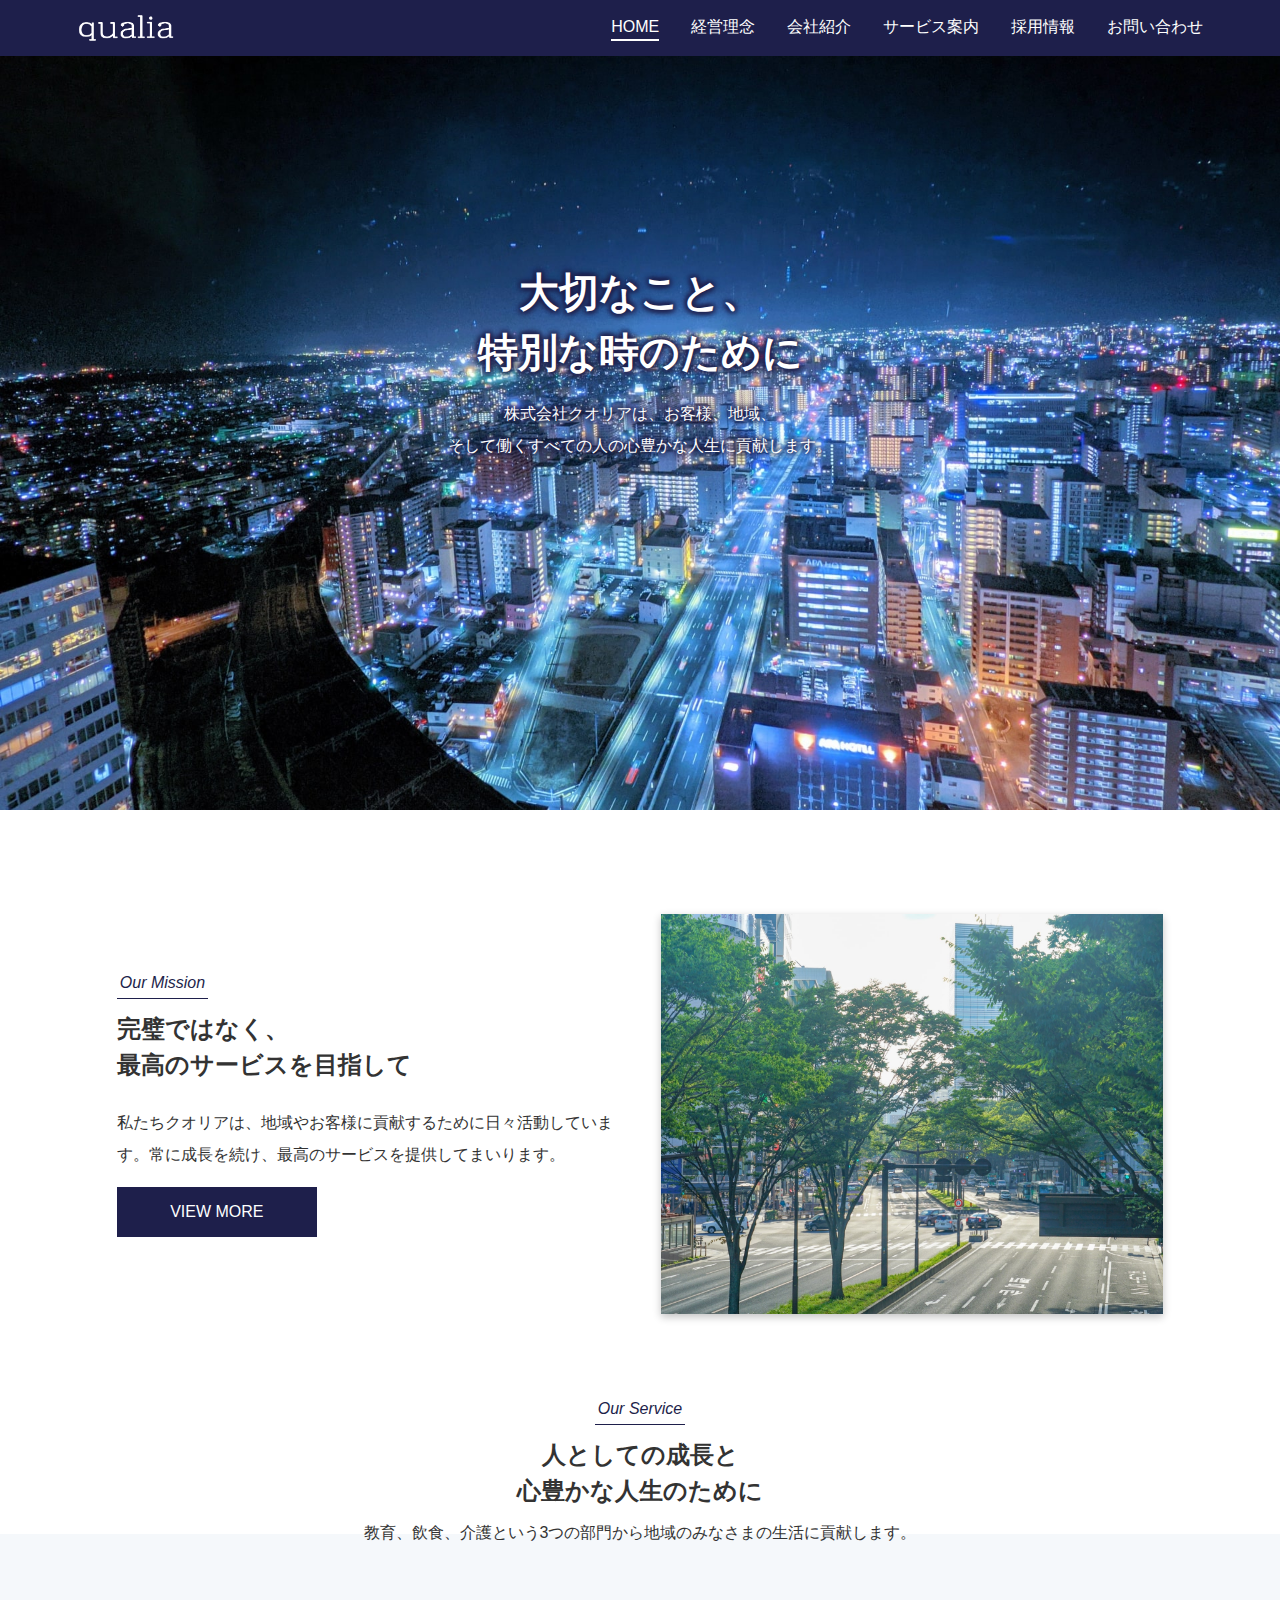
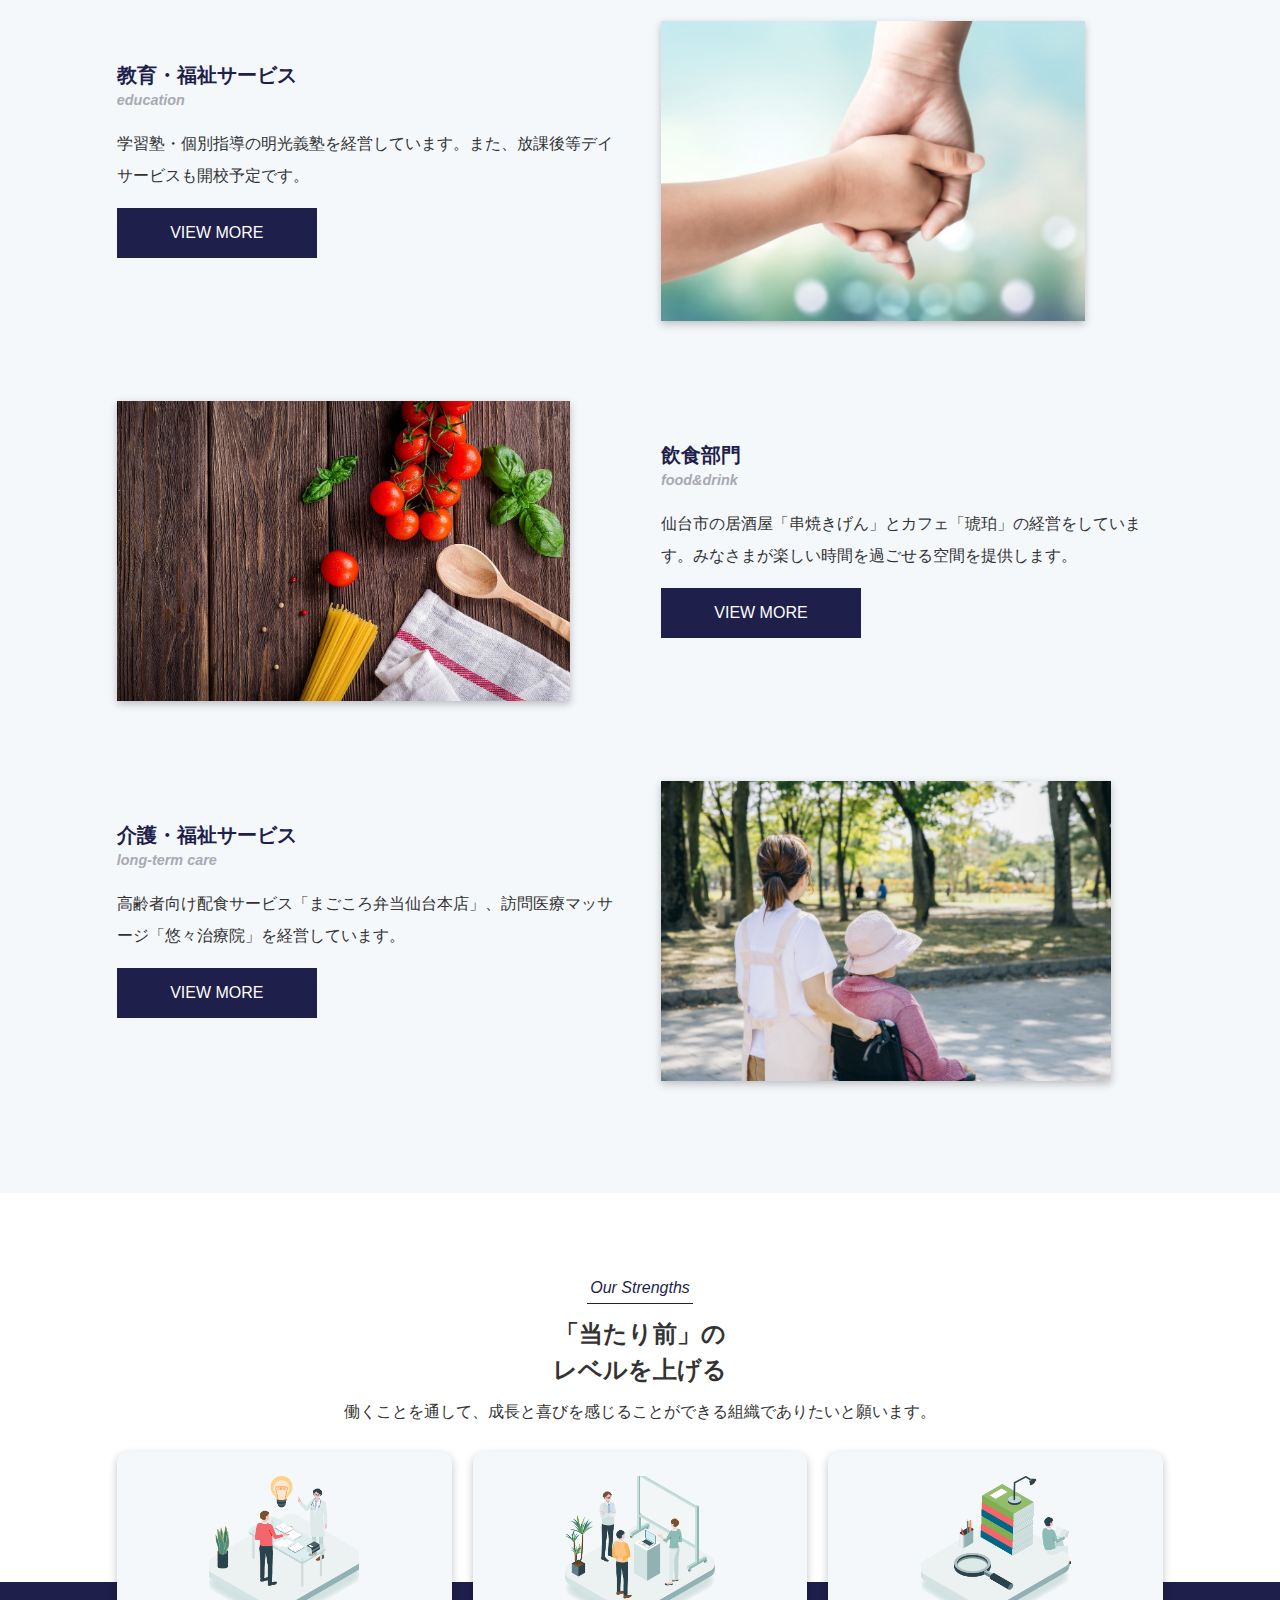
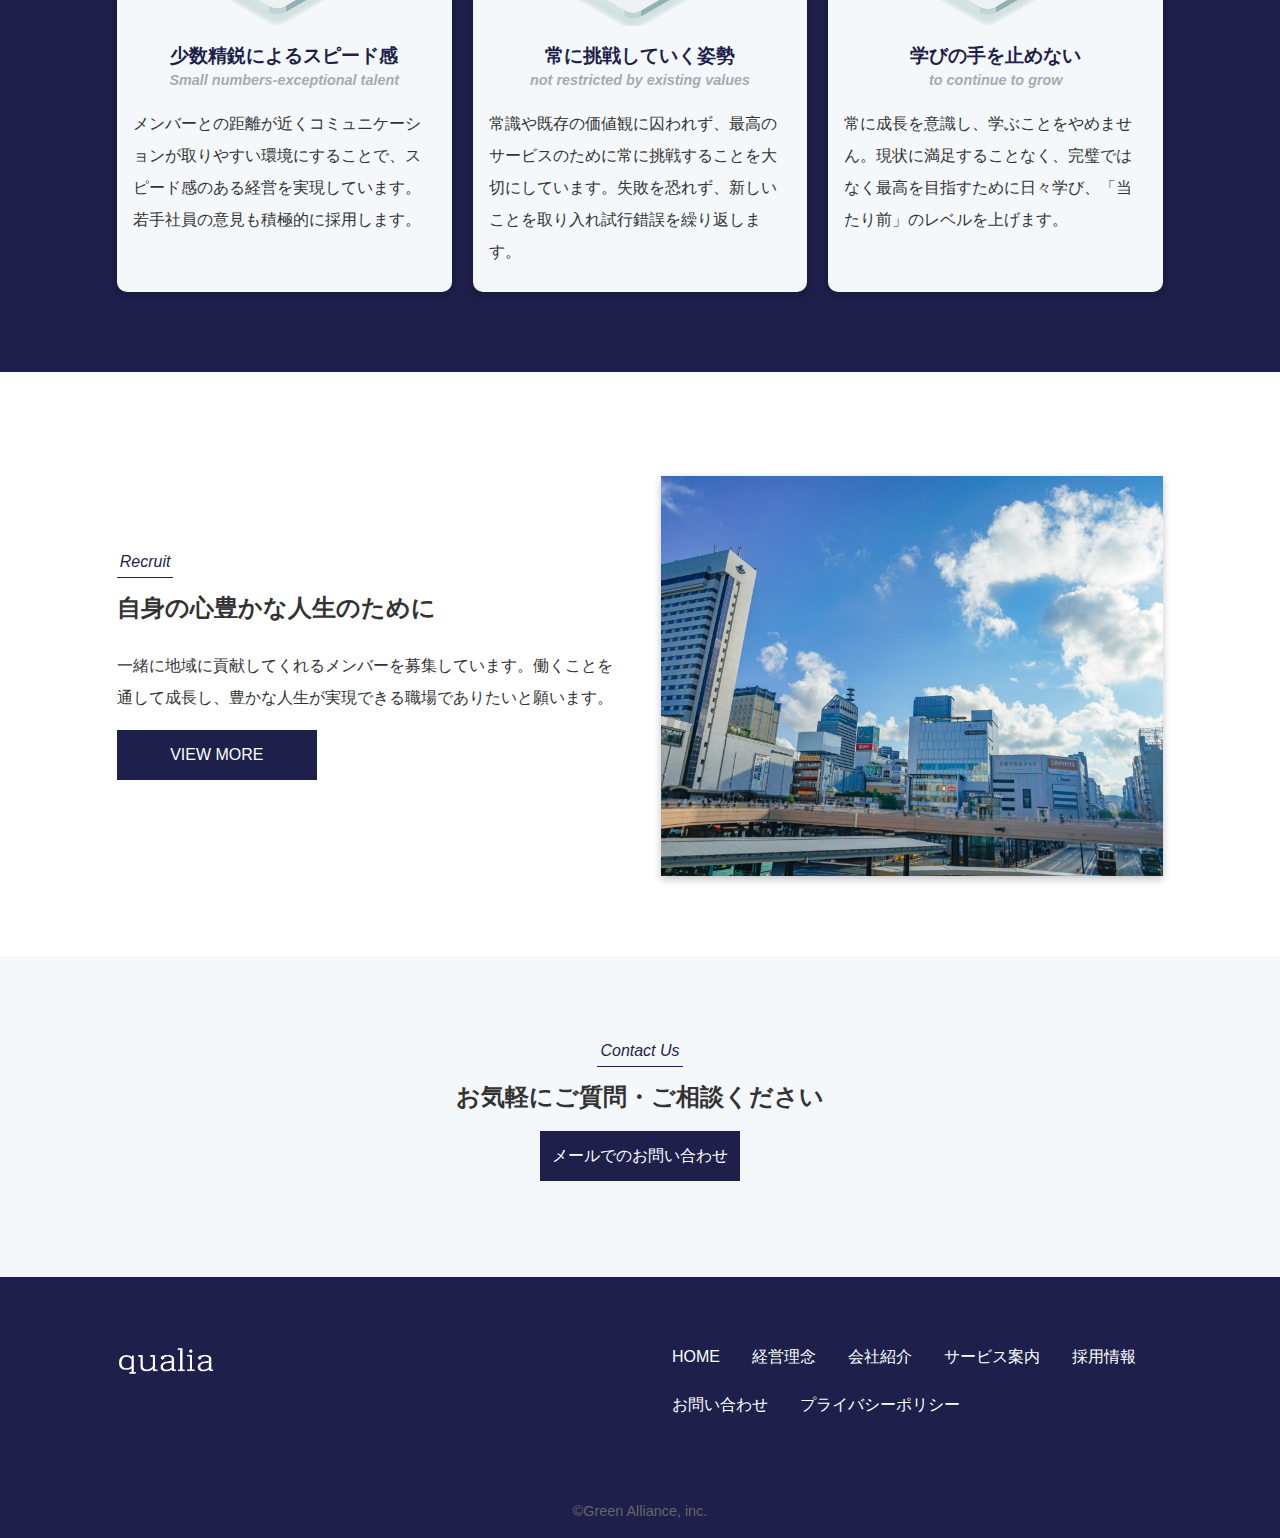
<file: index.html>
<!DOCTYPE html>
<html lang="ja">
<head>
  <meta charset="UTF-8">
  <meta name="viewport" content="width=device-width, initial-scale=1.0">
  <meta http-equiv="X-UA-Compatible" content="ie=edge">

  <link rel="stylesheet" href="css/style.css">
</head>
<body>
  <header class="header">
    <div class="header-inner">
      <h1 class="header-logo"><a href="index.html"><img src="images/logo.png" alt=""></a></h1><!-- /.header-logo -->

      <nav class="pc-nav">
        <ul>
          <li class="current-menu-item"><a href="index.html">HOME</a></li>
          <li><a href="mission.html">経営理念</a></li>
          <li><a href="company.html">会社紹介</a></li>
          <li><a href="service.html">サービス案内</a></li>
          <li><a href="recruit.html">採用情報</a></li>
          <li><a href="contact.html">お問い合わせ</a></li>
        </ul>
      </nav><!-- /.pc-nav -->

      <div class="header-right">
        <div class="openbtn1"><span></span><span></span><span></span></div>

      </div><!-- /.header-right -->
    </div><!-- /.header-inner -->
    <nav class="gnav">
      <div class="gnav__wrap">
        <ul class="gnav__menu">
          <li class="gnav__menu__item"><a href="index.html">HOME</a></li>
          <li class="gnav__menu__item"><a href="mission.html">経営理念</a></li>
          <li class="gnav__menu__item"><a href="company.html">会社紹介</a></li>
          <li class="gnav__menu__item"><a href="service.html">サービス案内</a></li>
          <li class="gnav__menu__item"><a href="recruit.html">採用情報</a></li>
          <li class="gnav__menu__item"><a href="contact.html">お問い合わせ</a></li>
        </ul>
      </div><!--gnav-wrap-->
    </nav>
  </header><!-- /.header -->

  <main>
    <div class="mv">
      <div class="inner">
        <div class="mv-txts">
          <h1 class="mv-ttl">大切なこと、<br>特別な時のために</h1><!-- /.mv-ttl -->
          <p class="mv-txt">株式会社クオリアは、お客様、地域、<br class="pcbr">そして働くすべての人の心豊かな人生に貢献します。</p><!-- /.mv-txt -->
          
        </div><!-- /.mv-txts -->
      </div><!-- /.inner -->
    </div><!-- /.mv -->

    <section class="section">
      <div class="inner">
        <div class="f-std">
          <div class="f-std__left">
            <div class="section-ttls">
              <span>Our Mission</span>
              <h2 class="section-ttl">完璧ではなく、<br>最高のサービスを目指して</h2><!-- /.section-ttl -->
            </div><!-- /.section-ttls -->
            
            <div class="txts">
              <p class="txt">私たちクオリアは、地域やお客様に貢献するために日々活動しています。常に成長を続け、最高のサービスを提供してまいります。</p><!-- /.txt -->
            </div><!-- /.txts -->

            <a href="mission.html" class="btn">VIEW MORE</a><!-- /.btn -->
          </div><!-- /.f-std__left -->

          <div class="img f-std__right"><img src="images/intro.jpg" alt=""></div><!-- /.img -->
        </div><!-- /.f-std -->
      </div><!-- /.inner -->
    </section><!-- /.section -->

    <section class="section service-section pt0">
      <div class="inner">
        <div class="section-ttls center">
          <span>Our Service</span>
          <h2 class="section-ttl">人としての成長と<br>心豊かな人生のために</h2><!-- /.section-ttl -->
          <p class="section-txt">教育、飲食、介護という3つの部門から地域のみなさまの生活に貢献します。</p><!-- /.section-txt -->
        </div><!-- /.section-ttls -->

        <div class="flex-items">
          <div class="flex-item">
            <div class="flex-txtArea">
              <h3 class="flex-ttl">教育・福祉サービス<span>education</span></h3><!-- /.flex-ttl -->

              <div class="flex-txts">
                <p class="flex-txt">学習塾・個別指導の明光義塾を経営しています。また、放課後等デイサービスも開校予定です。</p><!-- /.flex-txt -->
              </div><!-- /.flex-txts -->

              <a href="service.html" class="btn">VIEW MORE</a><!-- /.btn -->
            </div><!-- /.flex-txtArea -->

            <div class="flex-imgArea">
              <img src="images/service1.jpg" alt="">
            </div><!-- /.flex-imgArea -->
            
          </div><!-- /.flex-item -->

          <div class="flex-item">
            <div class="flex-txtArea">
              <h3 class="flex-ttl">飲食部門<span>food&drink</span></h3><!-- /.flex-ttl -->

              <div class="flex-txts">
                <p class="flex-txt">仙台市の居酒屋「串焼きげん」とカフェ「琥珀」の経営をしています。みなさまが楽しい時間を過ごせる空間を提供します。</p><!-- /.flex-txt -->
              </div><!-- /.flex-txts -->

              <a href="service.html" class="btn">VIEW MORE</a><!-- /.btn -->
            </div><!-- /.flex-txtArea -->

            <div class="flex-imgArea">
              <img src="images/service2.jpg" alt="">
            </div><!-- /.flex-imgArea -->
            
          </div><!-- /.flex-item -->

          <div class="flex-item">
            <div class="flex-txtArea">
              <h3 class="flex-ttl">介護・福祉サービス<span>long-term care</span></h3><!-- /.flex-ttl -->

              <div class="flex-txts">
                <p class="flex-txt">高齢者向け配食サービス「まごころ弁当仙台本店」、訪問医療マッサージ「悠々治療院」を経営しています。</p><!-- /.flex-txt -->
              </div><!-- /.flex-txts -->

              <a href="service.html" class="btn">VIEW MORE</a><!-- /.btn -->
            </div><!-- /.flex-txtArea -->

            <div class="flex-imgArea">
              <img src="images/service3.jpg" alt="">
            </div><!-- /.flex-imgArea -->
            
          </div><!-- /.flex-item -->
        </div><!-- /.flex-items -->
      </div><!-- /.inner -->
    </section><!-- /.section -->

    <section class="section box-section">
      <div class="inner">
        <div class="section-ttls center">
          <span>Our Strengths</span>
          <h2 class="section-ttl">「当たり前」の<br>レベルを上げる</h2><!-- /.section-ttl -->
          <p class="section-txt">働くことを通して、成長と喜びを感じることができる組織でありたいと願います。</p><!-- /.section-txt -->
        </div><!-- /.section-ttls -->

        <div class="box-items">
          <div class="box-item">
            <div class="box-left">
               <img src="images/box1.png" alt="" class="box-img">
            </div><!-- /.box-left -->
           
            <div class="box-right">
              
              <h3 class="box-ttl">少数精鋭によるスピード感<span>Small numbers‐exceptional talent</span></h3><!-- /.box-ttl -->

              <div class="box-txts">
                <p class="box-txt">メンバーとの距離が近くコミュニケーションが取りやすい環境にすることで、スピード感のある経営を実現しています。若手社員の意見も積極的に採用します。</p><!-- /.box-txt -->
              </div><!-- /.box-txts -->

            </div><!-- /.box-right -->
          </div><!-- /.box-item -->
          <div class="box-item">
            <div class="box-left">
               <img src="images/box2.png" alt="" class="box-img">
            </div><!-- /.box-left -->
           
            <div class="box-right">
              
              <h3 class="box-ttl">常に挑戦していく姿勢<span>not restricted by existing values </span></h3><!-- /.box-ttl -->

              <div class="box-txts">
                <p class="box-txt">常識や既存の価値観に囚われず、最高のサービスのために常に挑戦することを大切にしています。失敗を恐れず、新しいことを取り入れ試行錯誤を繰り返します。</p><!-- /.box-txt -->
              </div><!-- /.box-txts -->

            </div><!-- /.box-right -->
          </div><!-- /.box-item -->

          <div class="box-item">
            <div class="box-left">
               <img src="images/box3.png" alt="" class="box-img">
            </div><!-- /.box-left -->
           
            <div class="box-right">
              
              <h3 class="box-ttl">学びの手を止めない<span>to continue to grow</span></h3><!-- /.box-ttl -->

              <div class="box-txts">
                <p class="box-txt">常に成長を意識し、学ぶことをやめません。現状に満足することなく、完璧ではなく最高を目指すために日々学び、「当たり前」のレベルを上げます。</p><!-- /.box-txt -->
              </div><!-- /.box-txts -->

            </div><!-- /.box-right -->
          </div><!-- /.box-item -->


        </div><!-- /.bix-items -->
      </div><!-- /.inner -->
    </section><!-- /.section -->

    <section class="section">
      <div class="inner">
        <div class="f-std">
          <div class="f-std__left">
            <div class="section-ttls">
              <span>Recruit</span>
          <h2 class="section-ttl">自身の心豊かな人生のために</h2><!-- /.section-ttl -->
            </div><!-- /.section-ttls -->
            
            <div class="txts">
              <p class="txt">一緒に地域に貢献してくれるメンバーを募集しています。働くことを通して成長し、豊かな人生が実現できる職場でありたいと願います。</p><!-- /.txt -->
            </div><!-- /.txts -->

            <a href="mission.html" class="btn">VIEW MORE</a><!-- /.btn -->
          </div><!-- /.f-std__left -->

          <div class="img f-std__right"><img src="images/recruit.jpg" alt=""></div><!-- /.img -->
        </div><!-- /.f-std -->
       
      </div><!-- /.inner -->
    </section><!-- /.section -->

    <section class="section bg cta">
      <div class="inner">
         <div class="section-ttls center">
          <span>Contact Us</span>
          <h2 class="section-ttl">お気軽に<br>ご質問・ご相談ください</h2><!-- /.section-ttl -->
          <a href="mission.html" class="btn btn-center">メールでのお問い合わせ</a><!-- /.btn -->
        </div><!-- /.section-ttls -->
      </div><!-- /.inner -->
    </section><!-- /.section -->

  </main>

  <footer class="footer">
    <div class="inner">
      <div class="footer-items">
        <h1 class="footer-logo"><a href="index.html"><img src="images/logo.png" alt=""></a></h1><!-- /.header-logo -->

        <nav class="footer-nav">
          <ul>
            <li class="current-menu-item"><a href="index.html">HOME</a></li>
            <li><a href="mission.html">経営理念</a></li>
            <li><a href="company.html">会社紹介</a></li>
            <li><a href="service.html">サービス案内</a></li>
            <li><a href="recruit.html">採用情報</a></li>
            <li><a href="contact.html">お問い合わせ</a></li>
            <li><a href="policy.html">プライバシーポリシー</a></li>
          </ul>
        </nav><!-- /.footer-nav -->

      </div><!-- /.footer-items -->

      <p class="copy">&copy;Green Alliance, inc.</p><!-- /.copy -->
    </div><!-- /.inner -->
  </footer><!-- /.footer -->
  
<script src="https://code.jquery.com/jquery-3.4.1.min.js" integrity="sha256-CSXorXvZcTkaix6Yvo6HppcZGetbYMGWSFlBw8HfCJo="  crossorigin="anonymous"></script>
<script src="js/main.js"></script> 
</body>
</html>
</file>
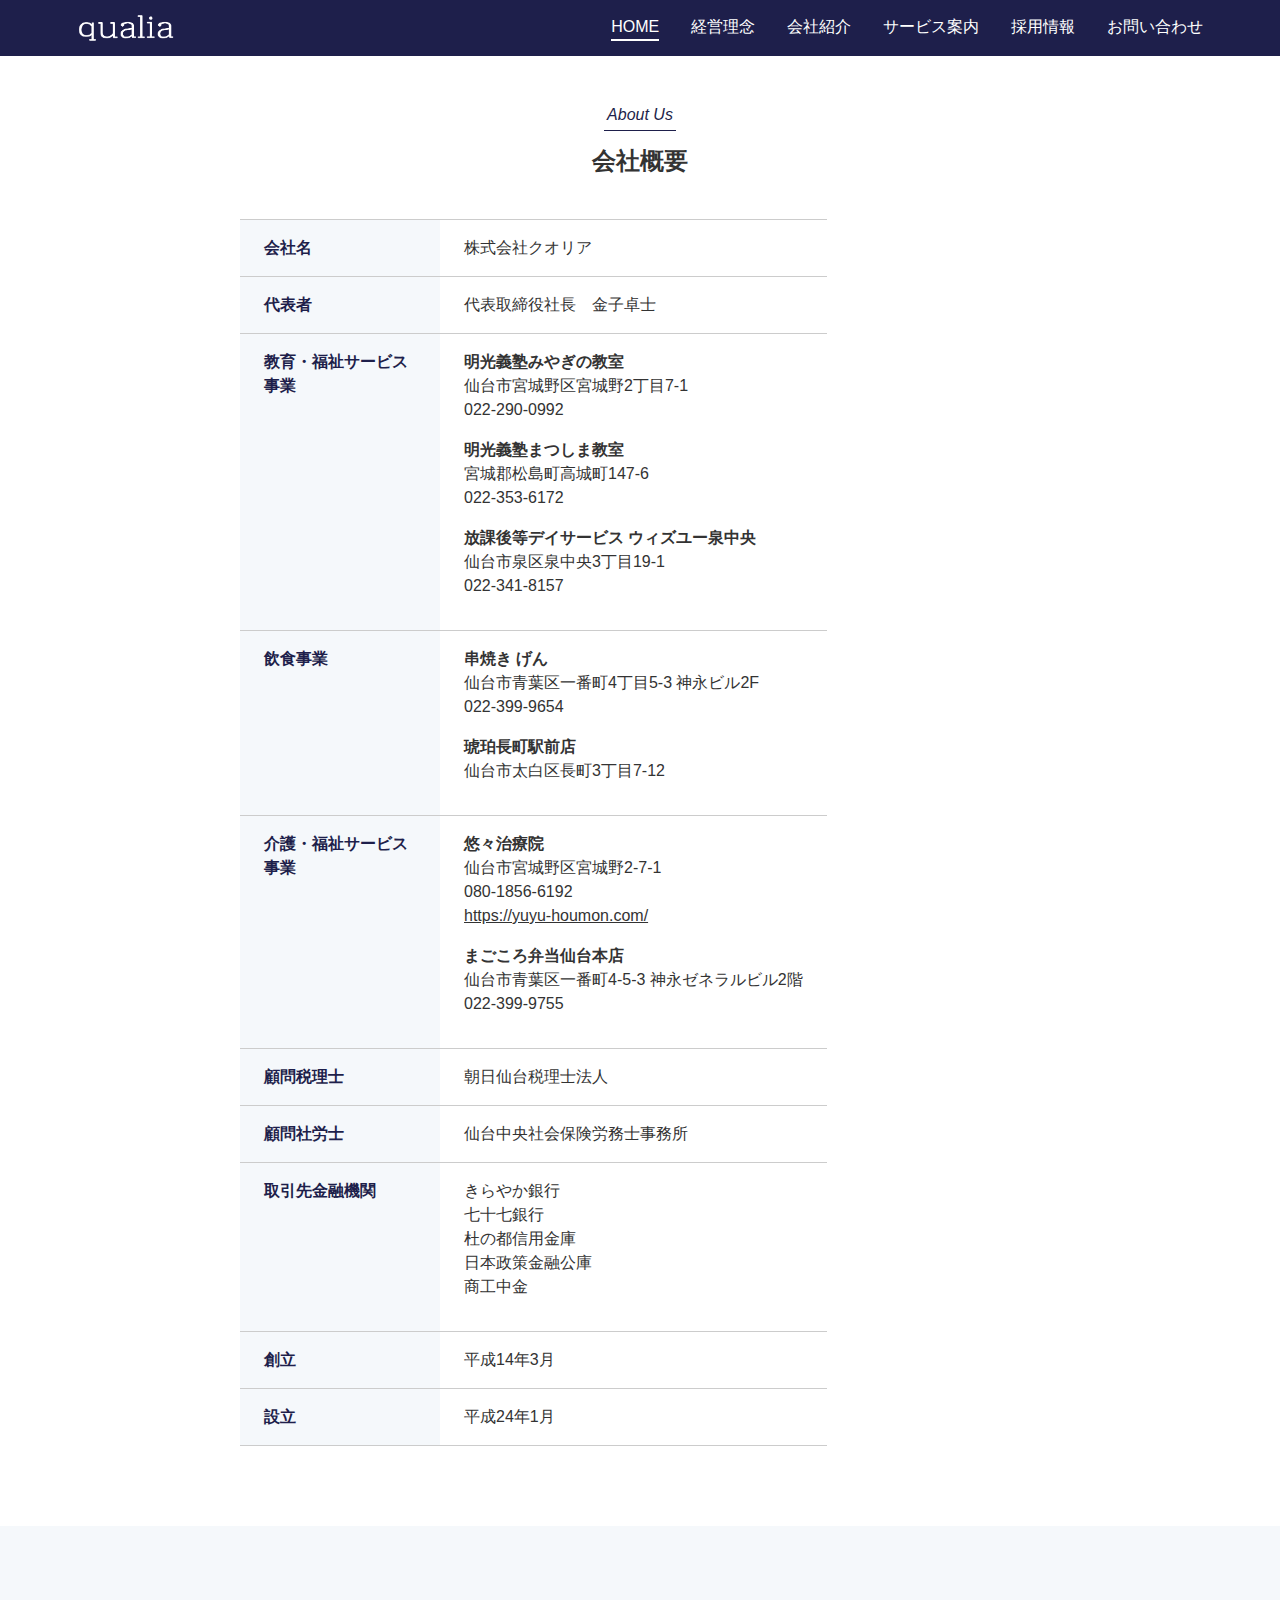
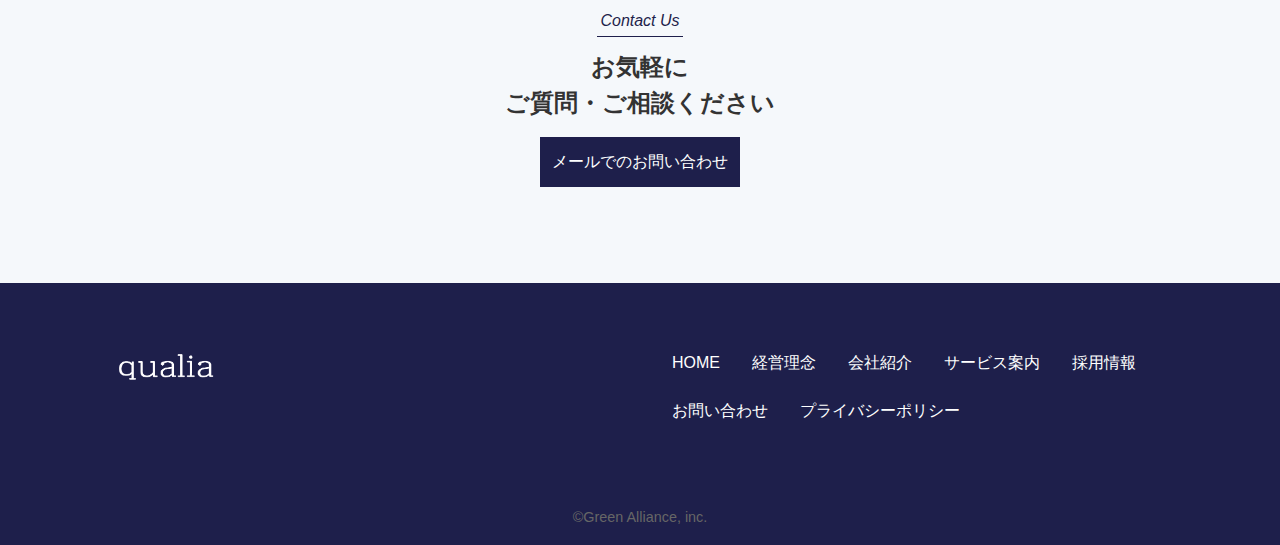
<file: company.html>
<!DOCTYPE html>
<html lang="ja">
<head>
  <meta charset="UTF-8">
  <meta name="viewport" content="width=device-width, initial-scale=1.0">
  <meta http-equiv="X-UA-Compatible" content="ie=edge">

  <link rel="stylesheet" href="css/style.css">
</head>
<body>
  <header class="header">
    <div class="header-inner">
      <h1 class="header-logo"><a href="index.html"><img src="images/logo.png" alt=""></a></h1><!-- /.header-logo -->

      <nav class="pc-nav">
        <ul>
          <li class="current-menu-item"><a href="index.html">HOME</a></li>
          <li><a href="mission.html">経営理念</a></li>
          <li><a href="company.html">会社紹介</a></li>
          <li><a href="service.html">サービス案内</a></li>
          <li><a href="recruit.html">採用情報</a></li>
          <li><a href="contact.html">お問い合わせ</a></li>
        </ul>
      </nav><!-- /.pc-nav -->

      <div class="header-right">
        <div class="openbtn1"><span></span><span></span><span></span></div>

      </div><!-- /.header-right -->
    </div><!-- /.header-inner -->
    <nav class="gnav">
      <div class="gnav__wrap">
        <ul class="gnav__menu">
          <li class="gnav__menu__item"><a href="index.html">HOME</a></li>
          <li class="gnav__menu__item"><a href="mission.html">経営理念</a></li>
          <li class="gnav__menu__item"><a href="company.html">会社紹介</a></li>
          <li class="gnav__menu__item"><a href="service.html">サービス案内</a></li>
          <li class="gnav__menu__item"><a href="recruit.html">採用情報</a></li>
          <li class="gnav__menu__item"><a href="contact.html">お問い合わせ</a></li>
        </ul>
      </div><!--gnav-wrap-->
    </nav>
  </header><!-- /.header -->

  <main>
    <div class="page-header"></div><!-- /.page-header -->

    <section class="section">
      <div class="inner">
        <div class="section-ttls center">
          <span>About Us</span>
          <h2 class="section-ttl">会社概要</h2><!-- /.section-ttl -->
        </div><!-- /.section-ttls -->

        <div class="about-inner">
          <table class="about-table">
          <tbody>
            <tr>
              <th>会社名</th>
              <td>株式会社クオリア</td>
            </tr>

            <tr>
              <th>代表者</th>
              <td>代表取締役社長　金子卓士</td>
            </tr>
            <tr>
              <th>教育・福祉サービス事業</th>
              <td>
                <ol>
                  <li><strong>明光義塾みやぎの教室</strong></li>
                  <li>仙台市宮城野区宮城野2丁目7-1</li>
                  <li>022-290-0992</li>
                </ol>
                <ol>
                  <li><strong>明光義塾まつしま教室</strong></li>
                  <li>宮城郡松島町高城町147-6</li>
                  <li>022-353-6172</li>
                </ol>
                <ol>
                  <li><strong>放課後等デイサービス ウィズユー泉中央</strong></li>
                  <li>仙台市泉区泉中央3丁目19-1</li>
                  <li>022-341-8157</li>
                </ol>
              </td>
            </tr>
            <tr>
              <th>飲食事業</th>
              <td>
                <ol>
                  <li><strong>串焼き げん</strong></li>
                  <li>仙台市青葉区一番町4丁目5-3 神永ビル2F</li>
                  <li>022-399-9654</li>
                </ol>
                <ol>
                  <li><strong>琥珀長町駅前店</strong></li>
                  <li>仙台市太白区長町3丁目7-12</li>
                </ol>

              </td>
            </tr>
            <tr>
              <th>介護・福祉サービス事業</th>
              <td>
                <ol>
                  <li><strong>悠々治療院</strong></li>
                  <li>仙台市宮城野区宮城野2-7-1</li>
                  <li>080-1856-6192</li>
                  <li><a href="https://yuyu-houmon.com/">https://yuyu-houmon.com/</a></li>
                </ol>
                <ol>
                  <li><strong>まごころ弁当仙台本店</strong></li>
                  <li>仙台市青葉区一番町4-5-3 神永ゼネラルビル2階</li>
                  <li>022-399-9755</li>
                </ol>

              </td>
            </tr>
            <tr>
              <th>顧問税理士</th>
              <td>朝日仙台税理士法人</td>
            </tr>
            <tr>
            <tr>
              <th>顧問社労士</th>
              <td>仙台中央社会保険労務士事務所</td>
            </tr>
            <tr>
              <th>取引先金融機関</th>
              <td>
                <ol>
                  <li>きらやか銀行</li>
                  <li>七十七銀行</li>
                  <li>杜の都信用金庫</li>
                  <li>日本政策金融公庫</li>
                  <li>商工中金</li>
                </ol></td>
            </tr>
            <tr>
              <th>創立</th>
              <td>平成14年3月</td>
            </tr>
            <tr>
              <th>設立</th>
              <td>平成24年1月</td>
            </tr>
          </tbody>
        </table><!-- /.about-table -->
        </div><!-- /.about-inner -->
        
      </div><!-- /.inner -->
    </section><!-- /.section -->

  <section class="section bg">
      <div class="inner">
         <div class="section-ttls center">
          <span>Contact Us</span>
          <h2 class="section-ttl">お気軽に<br>ご質問・ご相談ください</h2><!-- /.section-ttl -->
          <a href="mission.html" class="btn btn-center">メールでのお問い合わせ</a><!-- /.btn -->
        </div><!-- /.section-ttls -->
      </div><!-- /.inner -->
    </section><!-- /.section -->
  </main>

  <footer class="footer">
    <div class="inner">
      <div class="footer-items">
        <h1 class="footer-logo"><a href="index.html"><img src="images/logo.png" alt=""></a></h1><!-- /.header-logo -->

        <nav class="footer-nav">
          <ul>
            <li class="current-menu-item"><a href="index.html">HOME</a></li>
            <li><a href="mission.html">経営理念</a></li>
            <li><a href="company.html">会社紹介</a></li>
            <li><a href="service.html">サービス案内</a></li>
            <li><a href="recruit.html">採用情報</a></li>
            <li><a href="contact.html">お問い合わせ</a></li>
            <li><a href="policy.html">プライバシーポリシー</a></li>
          </ul>
        </nav><!-- /.footer-nav -->

      </div><!-- /.footer-items -->

      <p class="copy">&copy;Green Alliance, inc.</p><!-- /.copy -->
    </div><!-- /.inner -->
  </footer><!-- /.footer -->
  
<script src="https://code.jquery.com/jquery-3.4.1.min.js" integrity="sha256-CSXorXvZcTkaix6Yvo6HppcZGetbYMGWSFlBw8HfCJo="  crossorigin="anonymous"></script>
<script src="js/main.js"></script> 
</body>
</html>
</file>
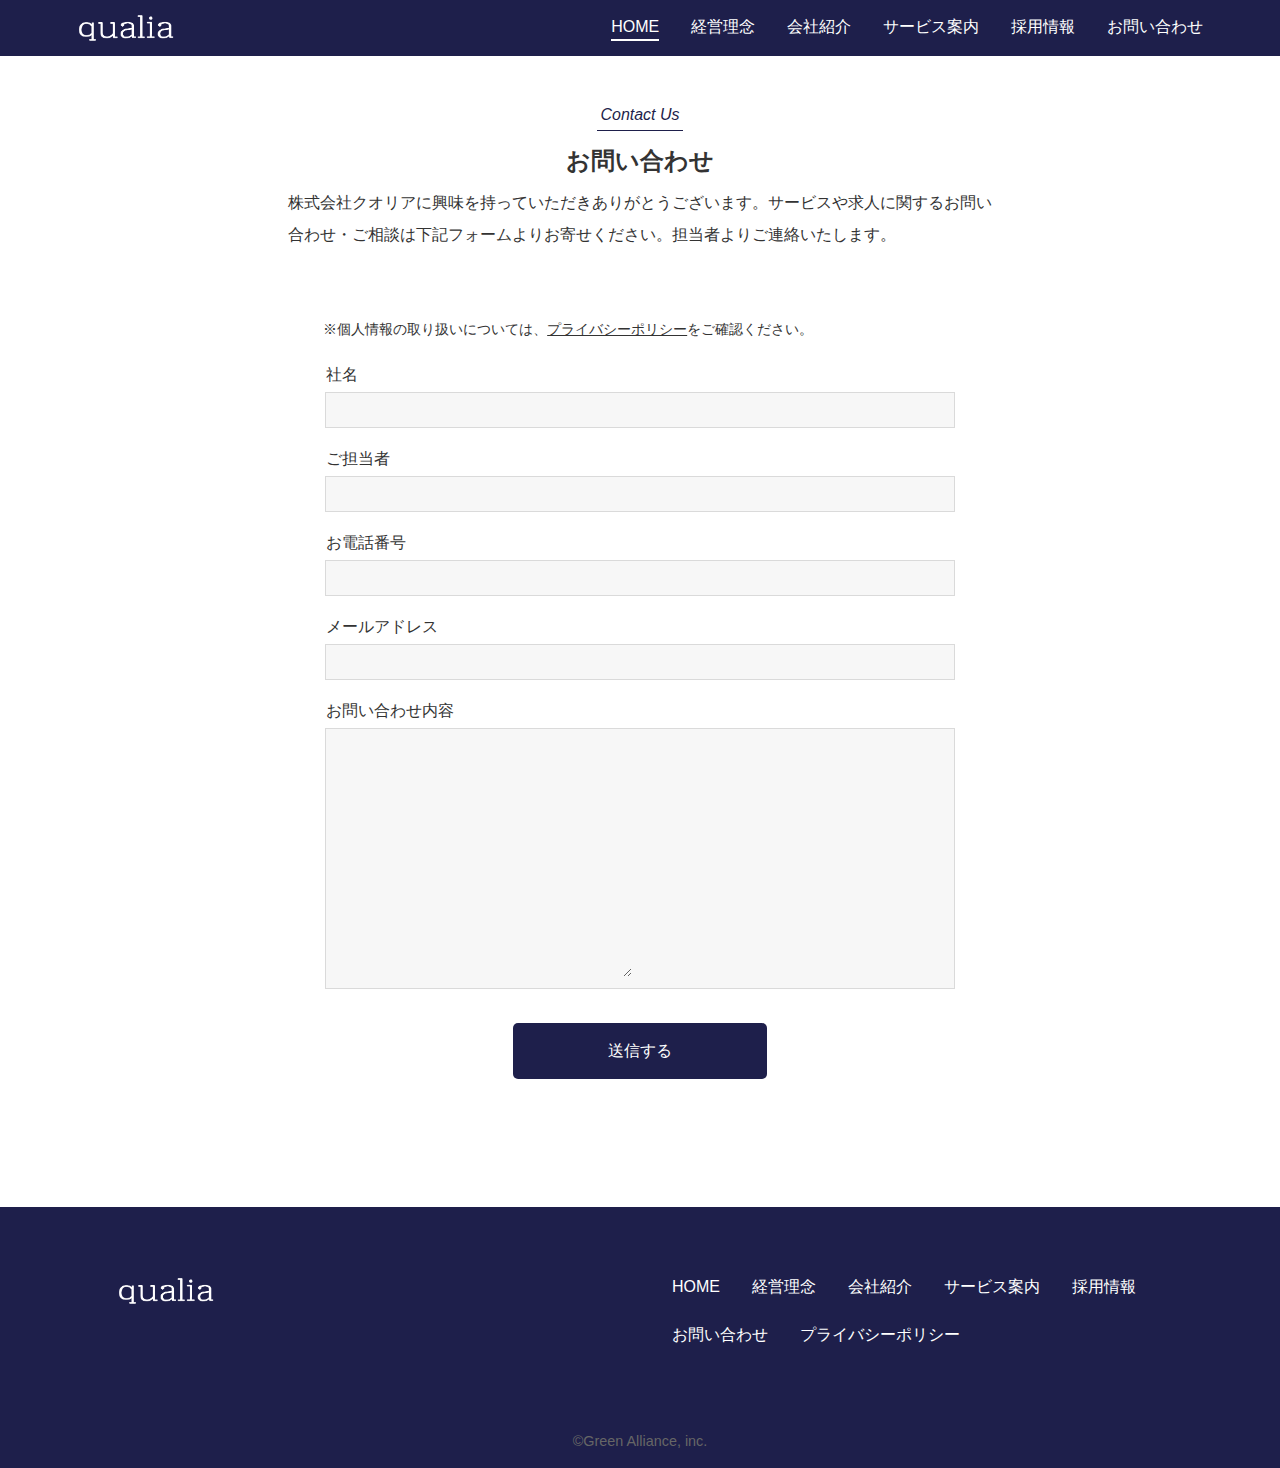
<file: contact.html>
<!DOCTYPE html>
<html lang="ja">
<head>
  <meta charset="UTF-8">
  <meta name="viewport" content="width=device-width, initial-scale=1.0">
  <meta http-equiv="X-UA-Compatible" content="ie=edge">

  <link rel="stylesheet" href="css/style.css">
</head>
<body>
  <header class="header">
    <div class="header-inner">
      <h1 class="header-logo"><a href="index.html"><img src="images/logo.png" alt=""></a></h1><!-- /.header-logo -->

      <nav class="pc-nav">
        <ul>
          <li class="current-menu-item"><a href="index.html">HOME</a></li>
          <li><a href="mission.html">経営理念</a></li>
          <li><a href="company.html">会社紹介</a></li>
          <li><a href="service.html">サービス案内</a></li>
          <li><a href="recruit.html">採用情報</a></li>
          <li><a href="contact.html">お問い合わせ</a></li>
        </ul>
      </nav><!-- /.pc-nav -->

      <div class="header-right">
        <div class="openbtn1"><span></span><span></span><span></span></div>

      </div><!-- /.header-right -->
    </div><!-- /.header-inner -->
    <nav class="gnav">
      <div class="gnav__wrap">
        <ul class="gnav__menu">
          <li class="gnav__menu__item"><a href="index.html">HOME</a></li>
          <li class="gnav__menu__item"><a href="mission.html">経営理念</a></li>
          <li class="gnav__menu__item"><a href="company.html">会社紹介</a></li>
          <li class="gnav__menu__item"><a href="service.html">サービス案内</a></li>
          <li class="gnav__menu__item"><a href="recruit.html">採用情報</a></li>
          <li class="gnav__menu__item"><a href="contact.html">お問い合わせ</a></li>
        </ul>
      </div><!--gnav-wrap-->
    </nav>
  </header><!-- /.header -->

  <main>
    <div class="page-header"></div><!-- /.page-header -->

    <section class="section contact">
      <div class="inner">
        <div class="section-ttls center">
          <span>Contact Us</span>
          <h2 class="section-ttl">お問い合わせ</h2><!-- /.section-ttl -->
        </div><!-- /.section-ttls -->

        <div class="section-txts">
        <p class="section-txt">株式会社クオリアに興味を持っていただきありがとうございます。サービスや求人に関するお問い合わせ・ご相談は下記フォームよりお寄せください。担当者よりご連絡いたします。</p><!-- /.section-txt -->
       
      </div><!-- /.section-txts -->

      <div class="contact-form">
       
        <p class="section-txt alert">※個人情報の取り扱いについては、<a href="policy.html">プライバシーポリシー</a>をご確認ください。</p><!-- /.alert -->

        <table>
          <tbody>
            <tr>
            <th>社名</th>
            <td><input type="text"></td>
            </tr>
            <tr>
            <th>ご担当者</th>
            <td><input type="text"></td>
            </tr>
            <tr>
            <th>お電話番号</th>
            <td><input type="text"></td>
            </tr>
            <tr>
            <th>メールアドレス</th>
            <td><input type="text"></td>
            </tr>
            <tr>
            <th>お問い合わせ内容</th>
            <td><textarea name="" id="" cols="30" rows="10"></textarea></td>
            </tr>
          </tbody>
          </table>

          
          <p><input type="submit" value="送信する" class="submit-btn"></p>
      </div><!-- /.form -->
      </div><!-- /.inner -->
      

      
    </section><!-- /.section -->

  </main>

  <footer class="footer">
    <div class="inner">
      <div class="footer-items">
        <h1 class="footer-logo"><a href="index.html"><img src="images/logo.png" alt=""></a></h1><!-- /.header-logo -->

        <nav class="footer-nav">
          <ul>
            <li class="current-menu-item"><a href="index.html">HOME</a></li>
            <li><a href="mission.html">経営理念</a></li>
            <li><a href="company.html">会社紹介</a></li>
            <li><a href="service.html">サービス案内</a></li>
            <li><a href="recruit.html">採用情報</a></li>
            <li><a href="contact.html">お問い合わせ</a></li>
            <li><a href="policy.html">プライバシーポリシー</a></li>
          </ul>
        </nav><!-- /.footer-nav -->

      </div><!-- /.footer-items -->

      <p class="copy">&copy;Green Alliance, inc.</p><!-- /.copy -->
    </div><!-- /.inner -->
  </footer><!-- /.footer -->
  
<script src="https://code.jquery.com/jquery-3.4.1.min.js" integrity="sha256-CSXorXvZcTkaix6Yvo6HppcZGetbYMGWSFlBw8HfCJo="  crossorigin="anonymous"></script>
<script src="js/main.js"></script> 
</body>
</html>
</file>
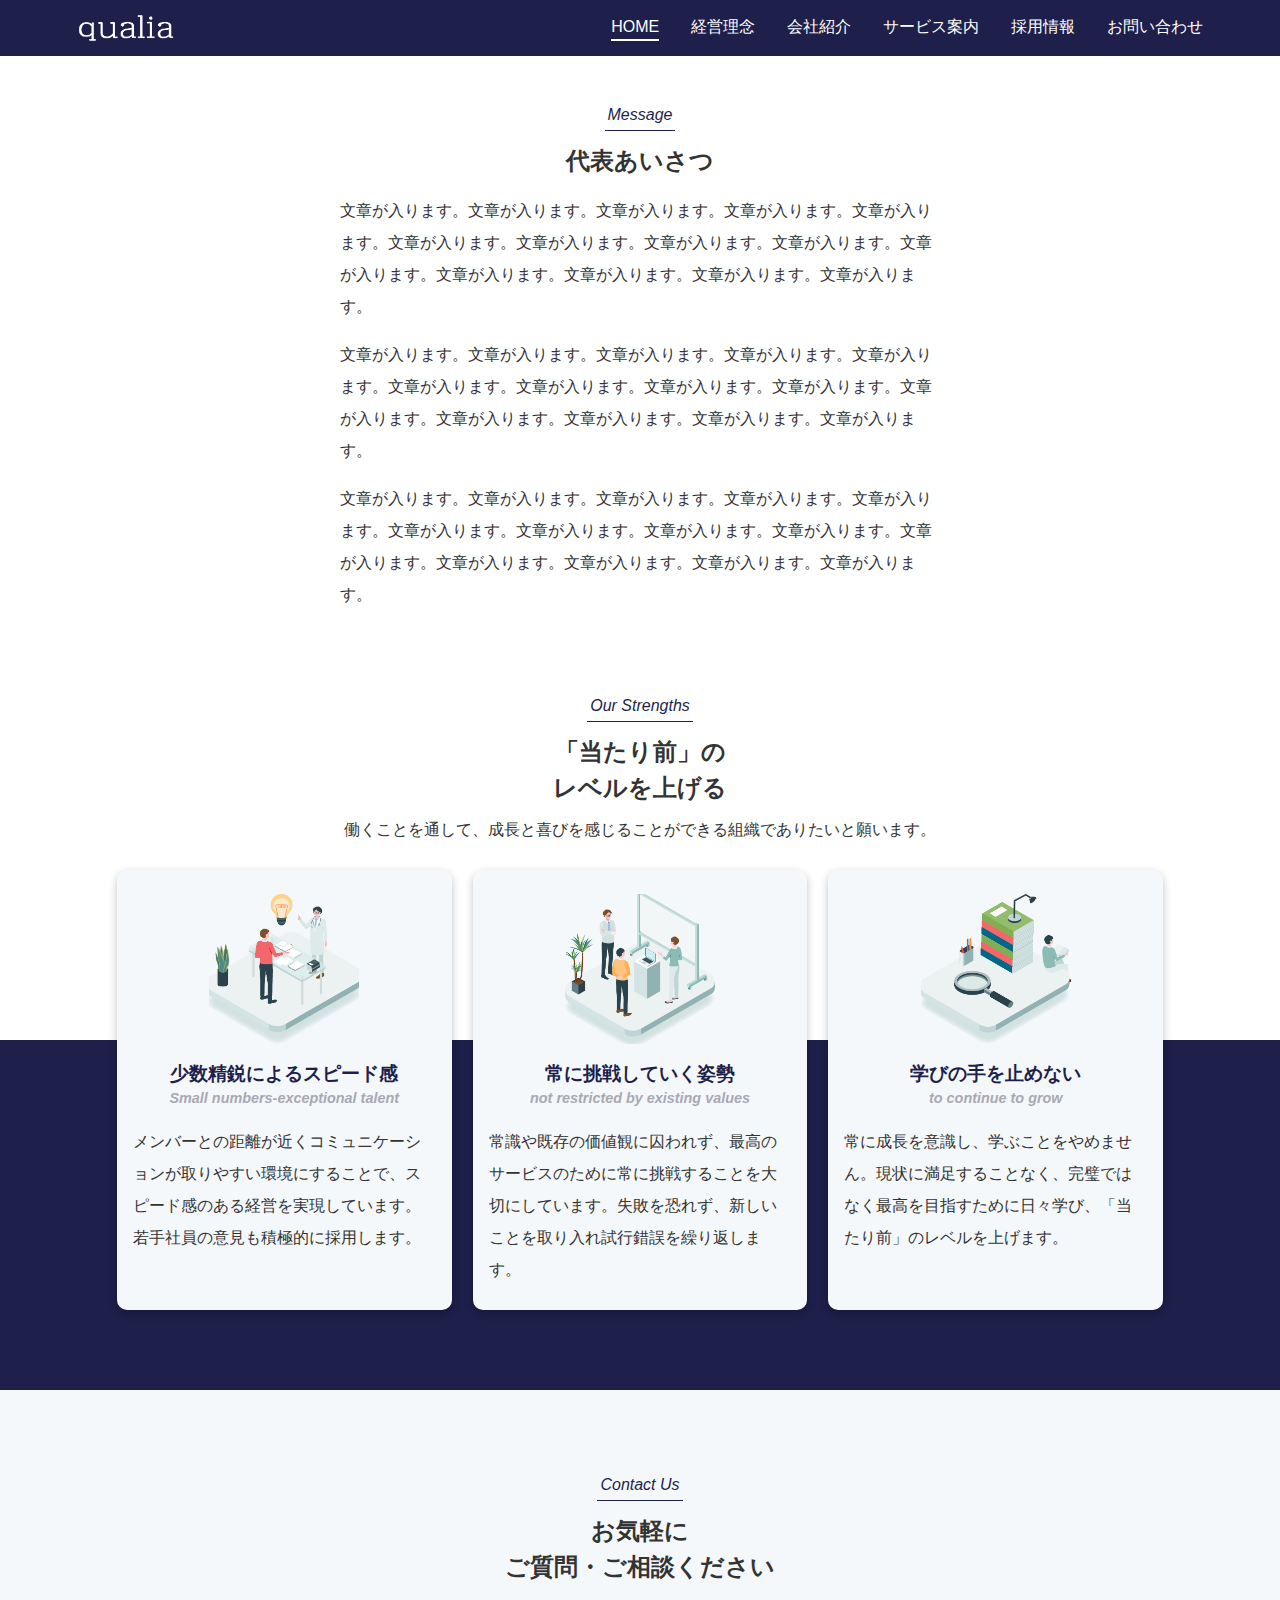
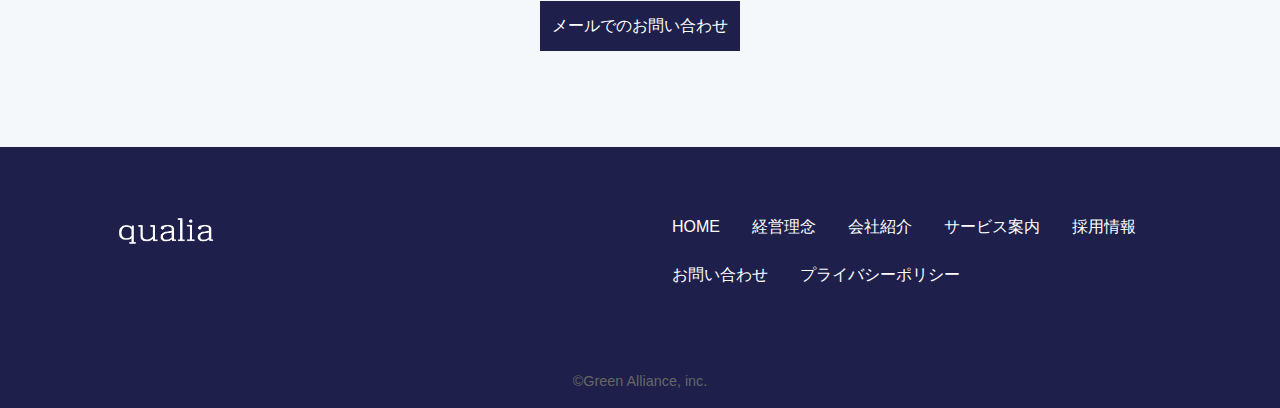
<file: mission.html>
<!DOCTYPE html>
<html lang="ja">
<head>
  <meta charset="UTF-8">
  <meta name="viewport" content="width=device-width, initial-scale=1.0">
  <meta http-equiv="X-UA-Compatible" content="ie=edge">

  <link rel="stylesheet" href="css/style.css">
</head>
<body>
  <header class="header">
    <div class="header-inner">
      <h1 class="header-logo"><a href="index.html"><img src="images/logo.png" alt=""></a></h1><!-- /.header-logo -->

      <nav class="pc-nav">
        <ul>
          <li class="current-menu-item"><a href="index.html">HOME</a></li>
          <li><a href="mission.html">経営理念</a></li>
          <li><a href="company.html">会社紹介</a></li>
          <li><a href="service.html">サービス案内</a></li>
          <li><a href="recruit.html">採用情報</a></li>
          <li><a href="contact.html">お問い合わせ</a></li>
        </ul>
      </nav><!-- /.pc-nav -->

      <div class="header-right">
        <div class="openbtn1"><span></span><span></span><span></span></div>

      </div><!-- /.header-right -->
    </div><!-- /.header-inner -->
    <nav class="gnav">
      <div class="gnav__wrap">
        <ul class="gnav__menu">
          <li class="gnav__menu__item"><a href="index.html">HOME</a></li>
          <li class="gnav__menu__item"><a href="mission.html">経営理念</a></li>
          <li class="gnav__menu__item"><a href="company.html">会社紹介</a></li>
          <li class="gnav__menu__item"><a href="service.html">サービス案内</a></li>
          <li class="gnav__menu__item"><a href="recruit.html">採用情報</a></li>
          <li class="gnav__menu__item"><a href="contact.html">お問い合わせ</a></li>
        </ul>
      </div><!--gnav-wrap-->
    </nav>
  </header><!-- /.header -->

  <main>
    <div class="page-header"></div><!-- /.page-header -->
    
    <section class="section">
      <div class="inner">
        <div class="section-ttls center">
          <span>Message</span>
          <h2 class="section-ttl">代表あいさつ</h2><!-- /.section-ttl -->
        </div><!-- /.section-ttls -->

        <div class="article-body">
          <p>文章が入ります。文章が入ります。文章が入ります。文章が入ります。文章が入ります。文章が入ります。文章が入ります。文章が入ります。文章が入ります。文章が入ります。文章が入ります。文章が入ります。文章が入ります。文章が入ります。</p>
          <p>文章が入ります。文章が入ります。文章が入ります。文章が入ります。文章が入ります。文章が入ります。文章が入ります。文章が入ります。文章が入ります。文章が入ります。文章が入ります。文章が入ります。文章が入ります。文章が入ります。</p>
          <p>文章が入ります。文章が入ります。文章が入ります。文章が入ります。文章が入ります。文章が入ります。文章が入ります。文章が入ります。文章が入ります。文章が入ります。文章が入ります。文章が入ります。文章が入ります。文章が入ります。</p>
        </div><!-- /.article-body -->
      </div><!-- /.inner -->
    </section><!-- /.section -->

    <section class="section box-section pt0">
      <div class="inner">
        <div class="section-ttls center">
          <span>Our Strengths</span>
          <h2 class="section-ttl">「当たり前」の<br>レベルを上げる</h2><!-- /.section-ttl -->
          <p class="section-txt">働くことを通して、成長と喜びを感じることができる組織でありたいと願います。</p><!-- /.section-txt -->
        </div><!-- /.section-ttls -->

        <div class="box-items">
          <div class="box-item">
            <div class="box-left">
               <img src="images/box1.png" alt="" class="box-img">
            </div><!-- /.box-left -->
           
            <div class="box-right">
              
              <h3 class="box-ttl">少数精鋭によるスピード感<span>Small numbers‐exceptional talent</span></h3><!-- /.box-ttl -->

              <div class="box-txts">
                <p class="box-txt">メンバーとの距離が近くコミュニケーションが取りやすい環境にすることで、スピード感のある経営を実現しています。若手社員の意見も積極的に採用します。</p><!-- /.box-txt -->
              </div><!-- /.box-txts -->

            </div><!-- /.box-right -->
          </div><!-- /.box-item -->
          <div class="box-item">
            <div class="box-left">
               <img src="images/box2.png" alt="" class="box-img">
            </div><!-- /.box-left -->
           
            <div class="box-right">
              
              <h3 class="box-ttl">常に挑戦していく姿勢<span>not restricted by existing values </span></h3><!-- /.box-ttl -->

              <div class="box-txts">
                <p class="box-txt">常識や既存の価値観に囚われず、最高のサービスのために常に挑戦することを大切にしています。失敗を恐れず、新しいことを取り入れ試行錯誤を繰り返します。</p><!-- /.box-txt -->
              </div><!-- /.box-txts -->

            </div><!-- /.box-right -->
          </div><!-- /.box-item -->

          <div class="box-item">
            <div class="box-left">
               <img src="images/box3.png" alt="" class="box-img">
            </div><!-- /.box-left -->
           
            <div class="box-right">
              
              <h3 class="box-ttl">学びの手を止めない<span>to continue to grow</span></h3><!-- /.box-ttl -->

              <div class="box-txts">
                <p class="box-txt">常に成長を意識し、学ぶことをやめません。現状に満足することなく、完璧ではなく最高を目指すために日々学び、「当たり前」のレベルを上げます。</p><!-- /.box-txt -->
              </div><!-- /.box-txts -->

            </div><!-- /.box-right -->
          </div><!-- /.box-item -->


        </div><!-- /.bix-items -->
      </div><!-- /.inner -->
    </section><!-- /.section -->

    <section class="section bg">
      <div class="inner">
         <div class="section-ttls center">
          <span>Contact Us</span>
          <h2 class="section-ttl">お気軽に<br>ご質問・ご相談ください</h2><!-- /.section-ttl -->
          <a href="mission.html" class="btn btn-center">メールでのお問い合わせ</a><!-- /.btn -->
        </div><!-- /.section-ttls -->
      </div><!-- /.inner -->
    </section><!-- /.section -->
  </main>

  <footer class="footer">
    <div class="inner">
      <div class="footer-items">
        <h1 class="footer-logo"><a href="index.html"><img src="images/logo.png" alt=""></a></h1><!-- /.header-logo -->

        <nav class="footer-nav">
          <ul>
            <li class="current-menu-item"><a href="index.html">HOME</a></li>
            <li><a href="mission.html">経営理念</a></li>
            <li><a href="company.html">会社紹介</a></li>
            <li><a href="service.html">サービス案内</a></li>
            <li><a href="recruit.html">採用情報</a></li>
            <li><a href="contact.html">お問い合わせ</a></li>
            <li><a href="policy.html">プライバシーポリシー</a></li>
          </ul>
        </nav><!-- /.footer-nav -->

      </div><!-- /.footer-items -->

      <p class="copy">&copy;Green Alliance, inc.</p><!-- /.copy -->
    </div><!-- /.inner -->
  </footer><!-- /.footer -->
  
<script src="https://code.jquery.com/jquery-3.4.1.min.js" integrity="sha256-CSXorXvZcTkaix6Yvo6HppcZGetbYMGWSFlBw8HfCJo="  crossorigin="anonymous"></script>
<script src="js/main.js"></script> 
</body>
</html>
</file>
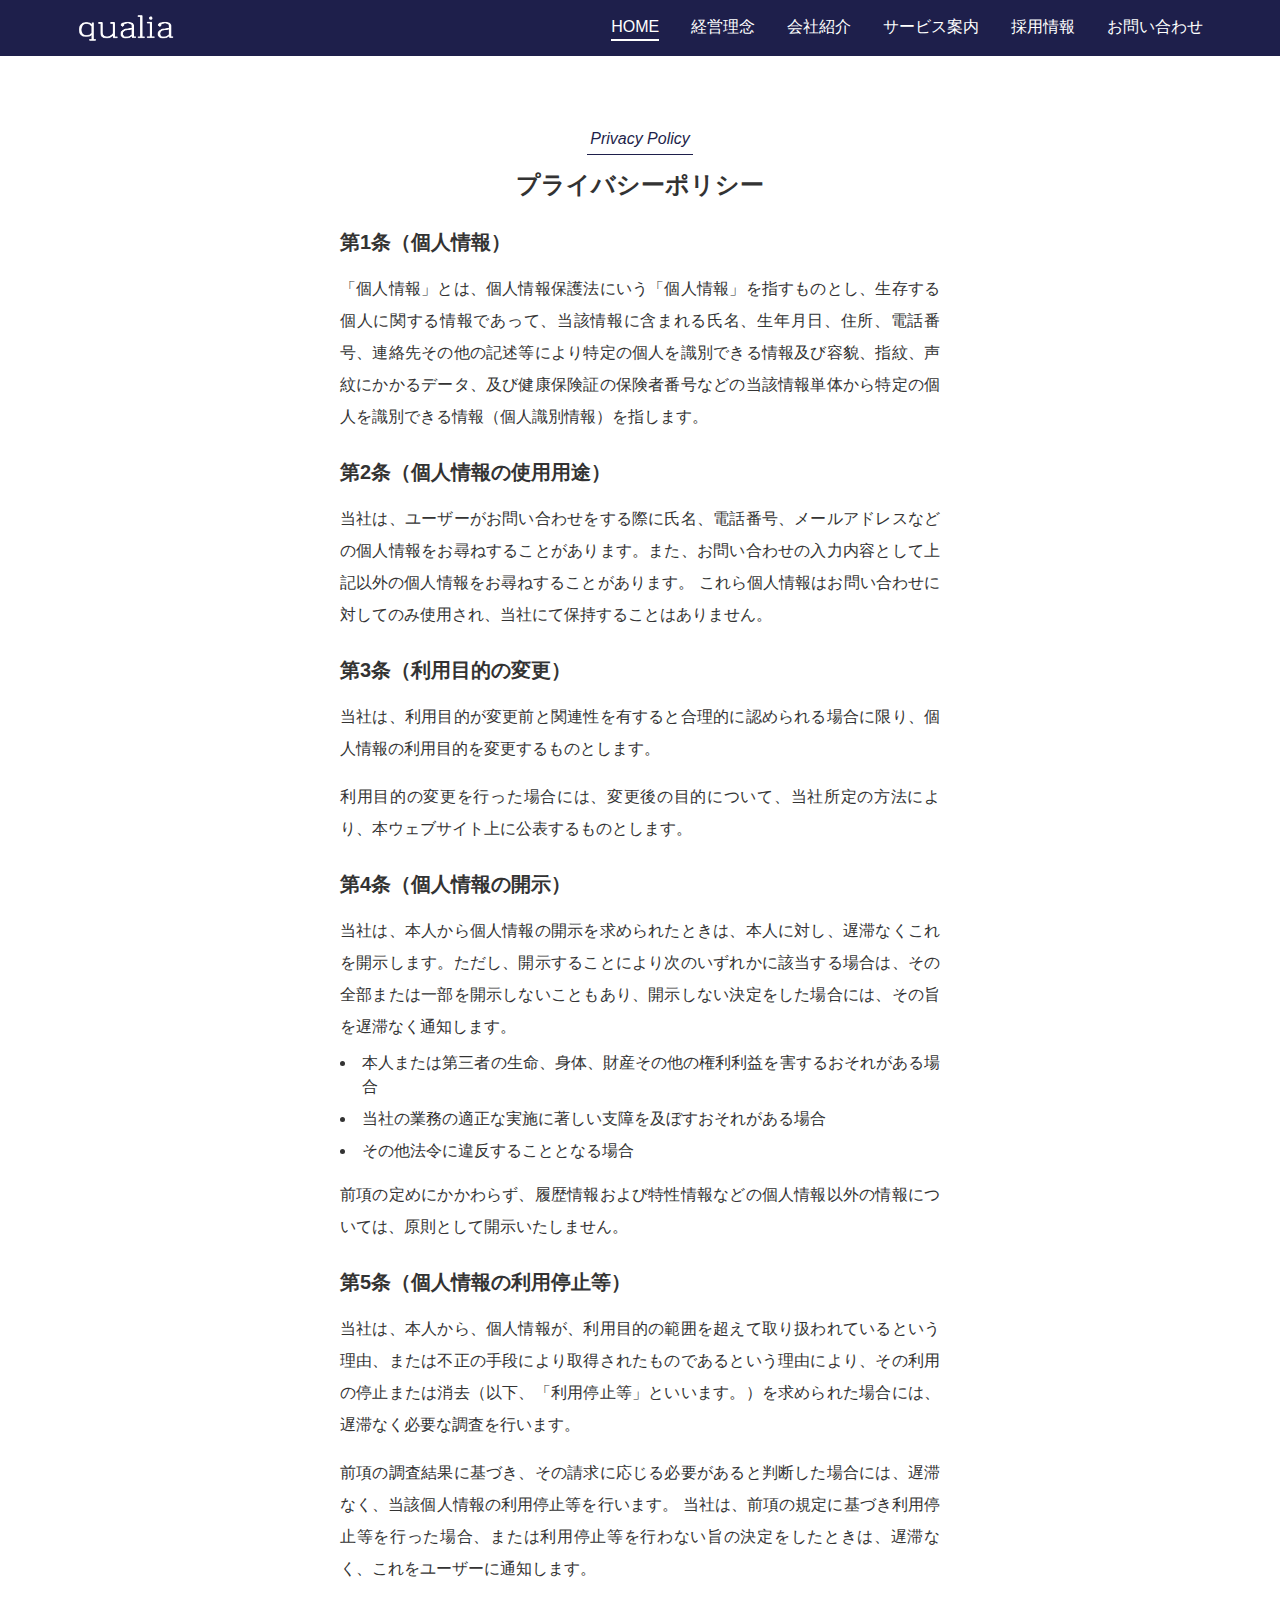
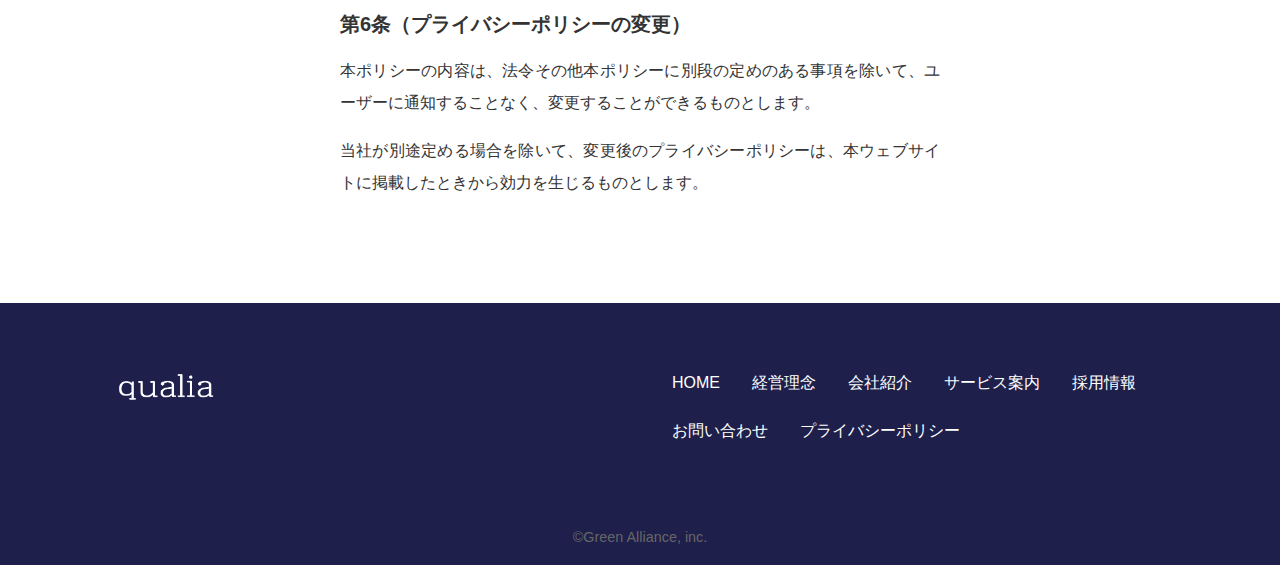
<file: policy.html>
<!DOCTYPE html>
<html lang="ja">
<head>
  <meta charset="UTF-8">
  <meta name="viewport" content="width=device-width, initial-scale=1.0">
  <meta http-equiv="X-UA-Compatible" content="ie=edge">

  <link rel="stylesheet" href="css/style.css">
</head>
<body>
  <header class="header">
    <div class="header-inner">
      <h1 class="header-logo"><a href="index.html"><img src="images/logo.png" alt=""></a></h1><!-- /.header-logo -->

      <nav class="pc-nav">
        <ul>
          <li class="current-menu-item"><a href="index.html">HOME</a></li>
          <li><a href="mission.html">経営理念</a></li>
          <li><a href="company.html">会社紹介</a></li>
          <li><a href="service.html">サービス案内</a></li>
          <li><a href="recruit.html">採用情報</a></li>
          <li><a href="contact.html">お問い合わせ</a></li>
        </ul>
      </nav><!-- /.pc-nav -->

      <div class="header-right">
        <div class="openbtn1"><span></span><span></span><span></span></div>

      </div><!-- /.header-right -->
    </div><!-- /.header-inner -->
    <nav class="gnav">
      <div class="gnav__wrap">
        <ul class="gnav__menu">
          <li class="gnav__menu__item"><a href="index.html">HOME</a></li>
          <li class="gnav__menu__item"><a href="mission.html">経営理念</a></li>
          <li class="gnav__menu__item"><a href="company.html">会社紹介</a></li>
          <li class="gnav__menu__item"><a href="service.html">サービス案内</a></li>
          <li class="gnav__menu__item"><a href="recruit.html">採用情報</a></li>
          <li class="gnav__menu__item"><a href="contact.html">お問い合わせ</a></li>
        </ul>
      </div><!--gnav-wrap-->
    </nav>
  </header><!-- /.header -->

  <main>
    <div class="page-header"></div><!-- /.page-header -->

    <article class="privacy section">
      
      <div class="inner">
        <div class="section-ttls center">
          <span>Privacy Policy</span>
          <h2 class="section-ttl">プライバシーポリシー</h2><!-- /.section-ttl -->
        </div><!-- /.section-ttls -->
        <h2 class="privacy-ttl">第1条（個人情報）</h2><!-- /.article-ttl -->
        <div class="article-body">
          <p>「個人情報」とは、個人情報保護法にいう「個人情報」を指すものとし、生存する個人に関する情報であって、当該情報に含まれる氏名、生年月日、住所、電話番号、連絡先その他の記述等により特定の個人を識別できる情報及び容貌、指紋、声紋にかかるデータ、及び健康保険証の保険者番号などの当該情報単体から特定の個人を識別できる情報（個人識別情報）を指します。</p>
        </div><!-- /.article-body -->

        <h2 class="privacy-ttl">第2条（個人情報の使用用途）</h2><!-- /.article-ttl -->
        <div class="article-body">
          <p>当社は、ユーザーがお問い合わせをする際に氏名、電話番号、メールアドレスなどの個人情報をお尋ねすることがあります。また、お問い合わせの入力内容として上記以外の個人情報をお尋ねすることがあります。 これら個人情報はお問い合わせに対してのみ使用され、当社にて保持することはありません。</p>
        </div><!-- /.article-body -->
        
        <h2 class="privacy-ttl">第3条（利用目的の変更）</h2><!-- /.article-ttl -->
        <div class="article-body">
          <p>当社は、利用目的が変更前と関連性を有すると合理的に認められる場合に限り、個人情報の利用目的を変更するものとします。</p>
          <p>利用目的の変更を行った場合には、変更後の目的について、当社所定の方法により、本ウェブサイト上に公表するものとします。</p>
        </div><!-- /.article-body -->

        <h2 class="privacy-ttl">第4条（個人情報の開示）</h2><!-- /.article-ttl -->
        <div class="article-body">
          <p>当社は、本人から個人情報の開示を求められたときは、本人に対し、遅滞なくこれを開示します。ただし、開示することにより次のいずれかに該当する場合は、その全部または一部を開示しないこともあり、開示しない決定をした場合には、その旨を遅滞なく通知します。</p>

          <ul>
            <li>本人または第三者の生命、身体、財産その他の権利利益を害するおそれがある場合</li>
            <li>当社の業務の適正な実施に著しい支障を及ぼすおそれがある場合</li>
            <li>その他法令に違反することとなる場合</li>
          </ul>

          <p>前項の定めにかかわらず、履歴情報および特性情報などの個人情報以外の情報については、原則として開示いたしません。</p>
        </div><!-- /.article-body -->

        <h2 class="privacy-ttl">第5条（個人情報の利用停止等）</h2><!-- /.article-ttl -->
        <div class="article-body">
          <p>当社は、本人から、個人情報が、利用目的の範囲を超えて取り扱われているという理由、または不正の手段により取得されたものであるという理由により、その利用の停止または消去（以下、「利用停止等」といいます。）を求められた場合には、遅滞なく必要な調査を行います。</p>
          <p>前項の調査結果に基づき、その請求に応じる必要があると判断した場合には、遅滞なく、当該個人情報の利用停止等を行います。 当社は、前項の規定に基づき利用停止等を行った場合、または利用停止等を行わない旨の決定をしたときは、遅滞なく、これをユーザーに通知します。</p>
        </div><!-- /.article-body -->

        <h2 class="privacy-ttl">第6条（プライバシーポリシーの変更）</h2><!-- /.article-ttl -->

        <div class="article-body">
          <p>本ポリシーの内容は、法令その他本ポリシーに別段の定めのある事項を除いて、ユーザーに通知することなく、変更することができるものとします。</p>
          <p>当社が別途定める場合を除いて、変更後のプライバシーポリシーは、本ウェブサイトに掲載したときから効力を生じるものとします。</p>
        </div><!-- /.article-body -->


      </div><!-- /.inner -->
    </article><!-- /.privacy -->

  </main>

  <footer class="footer">
    <div class="inner">
      <div class="footer-items">
        <h1 class="footer-logo"><a href="index.html"><img src="images/logo.png" alt=""></a></h1><!-- /.header-logo -->

        <nav class="footer-nav">
          <ul>
            <li class="current-menu-item"><a href="index.html">HOME</a></li>
            <li><a href="mission.html">経営理念</a></li>
            <li><a href="company.html">会社紹介</a></li>
            <li><a href="service.html">サービス案内</a></li>
            <li><a href="recruit.html">採用情報</a></li>
            <li><a href="contact.html">お問い合わせ</a></li>
            <li><a href="policy.html">プライバシーポリシー</a></li>
          </ul>
        </nav><!-- /.footer-nav -->

      </div><!-- /.footer-items -->

      <p class="copy">&copy;Green Alliance, inc.</p><!-- /.copy -->
    </div><!-- /.inner -->
  </footer><!-- /.footer -->
  
<script src="https://code.jquery.com/jquery-3.4.1.min.js" integrity="sha256-CSXorXvZcTkaix6Yvo6HppcZGetbYMGWSFlBw8HfCJo="  crossorigin="anonymous"></script>
<script src="js/main.js"></script> 
</body>
</html>
</file>
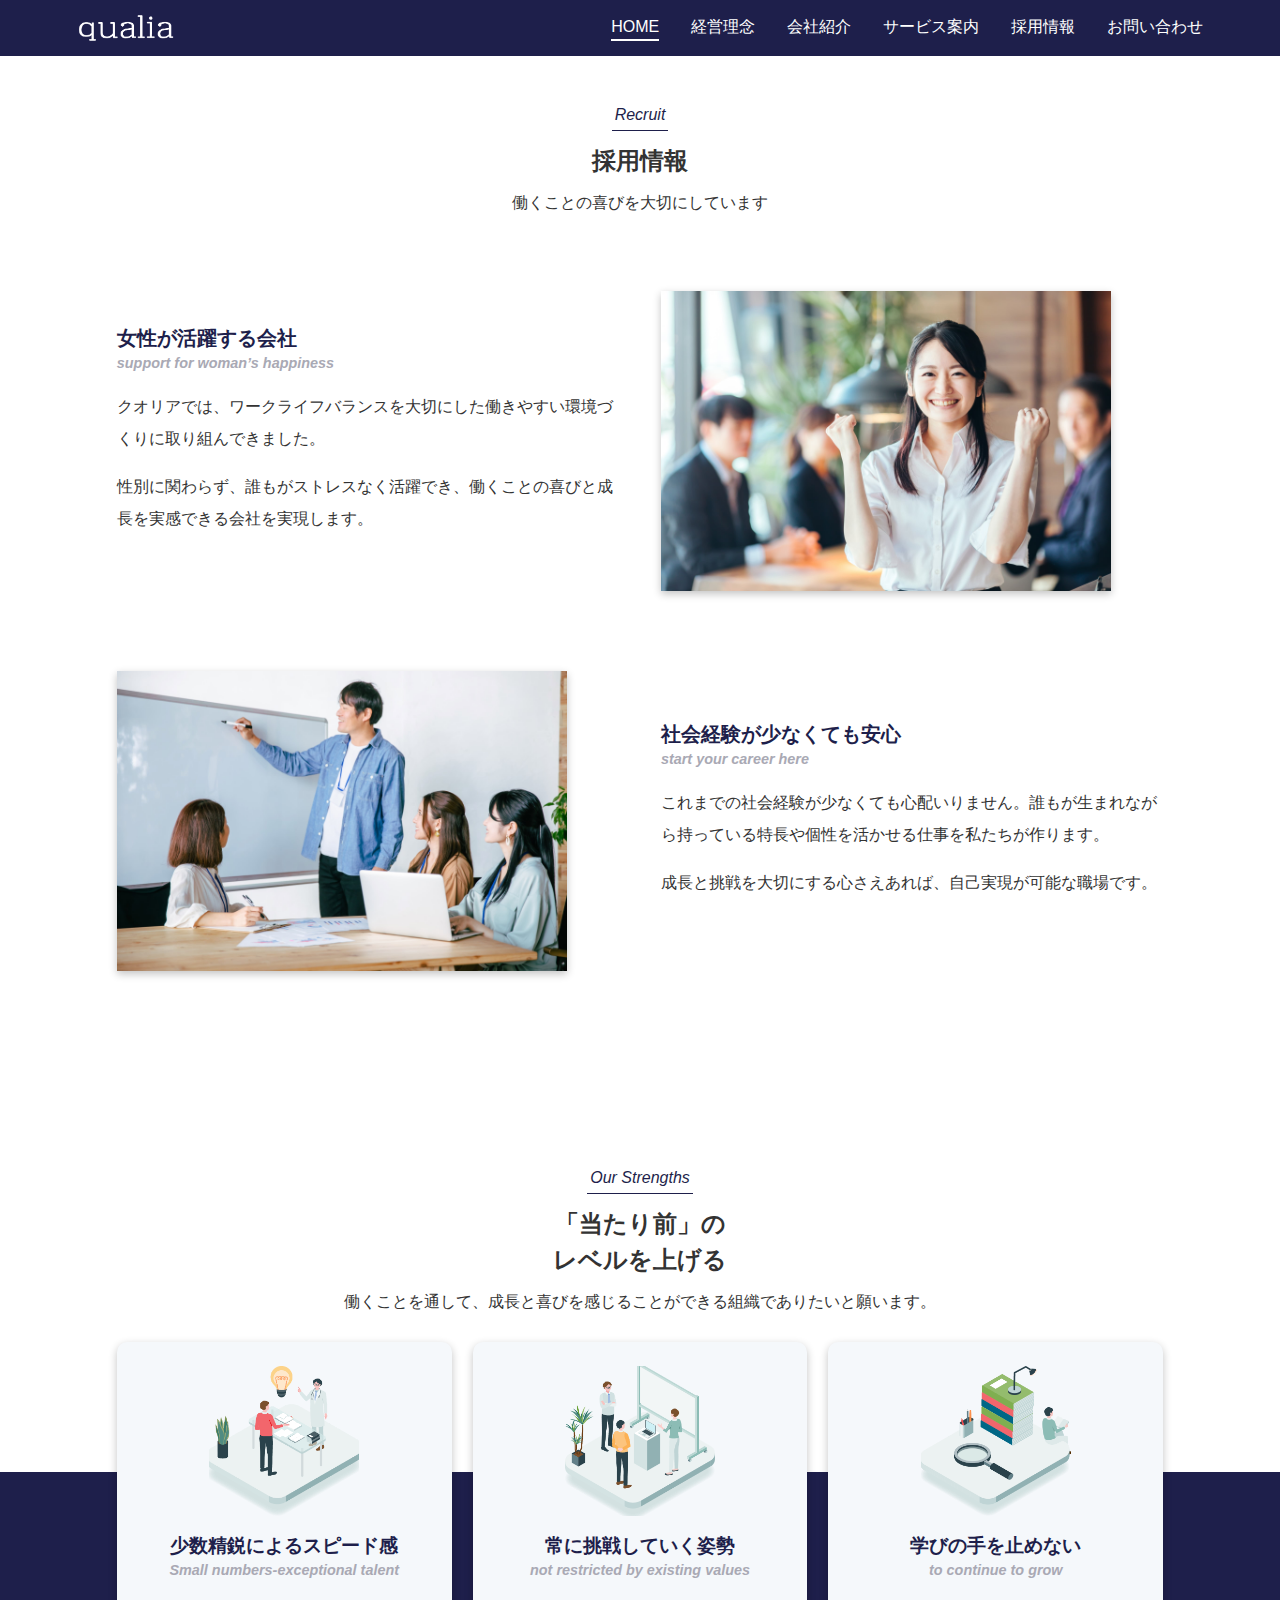
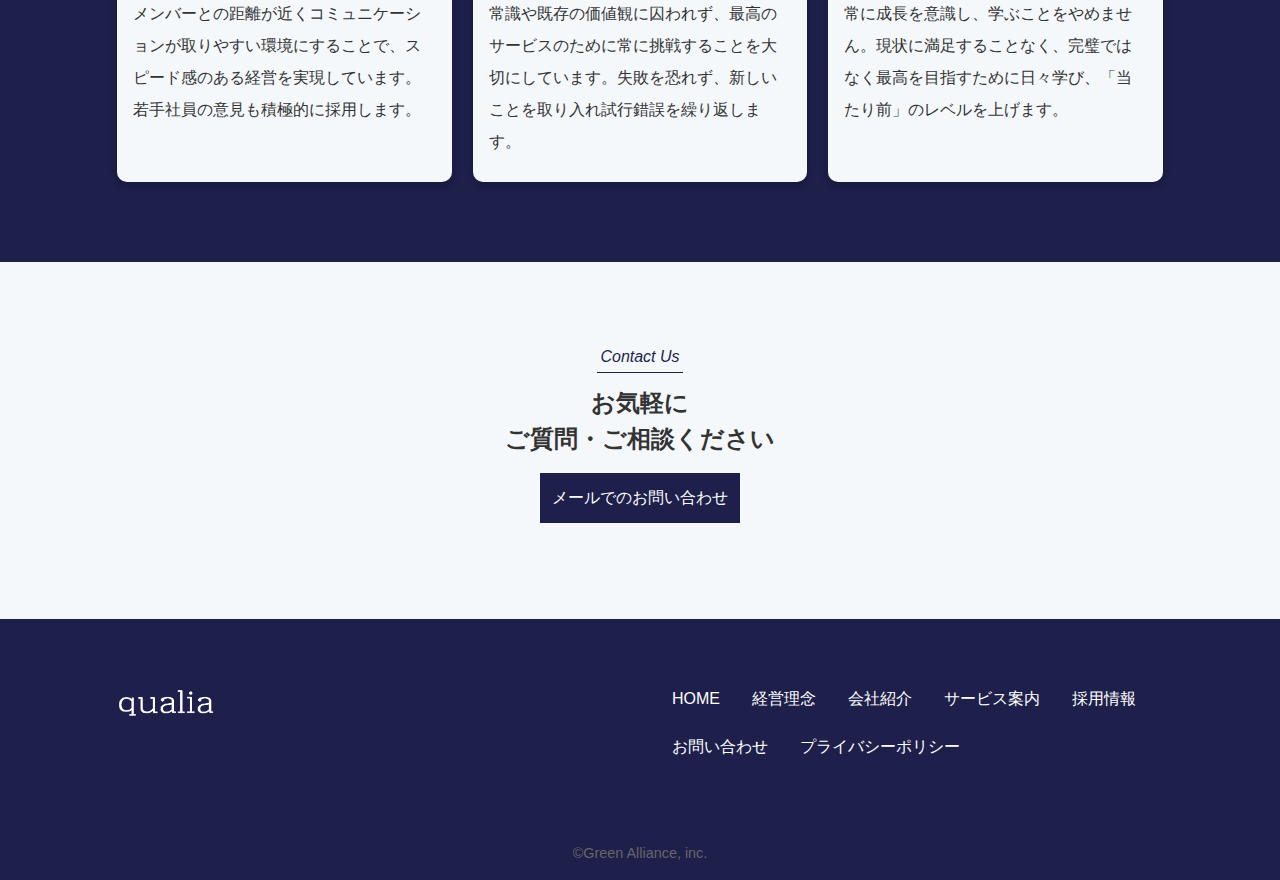
<file: recruit.html>
<!DOCTYPE html>
<html lang="ja">
<head>
  <meta charset="UTF-8">
  <meta name="viewport" content="width=device-width, initial-scale=1.0">
  <meta http-equiv="X-UA-Compatible" content="ie=edge">

  <link rel="stylesheet" href="css/style.css">
</head>
<body>
  <header class="header">
    <div class="header-inner">
      <h1 class="header-logo"><a href="index.html"><img src="images/logo.png" alt=""></a></h1><!-- /.header-logo -->

      <nav class="pc-nav">
        <ul>
          <li class="current-menu-item"><a href="index.html">HOME</a></li>
          <li><a href="mission.html">経営理念</a></li>
          <li><a href="company.html">会社紹介</a></li>
          <li><a href="service.html">サービス案内</a></li>
          <li><a href="recruit.html">採用情報</a></li>
          <li><a href="contact.html">お問い合わせ</a></li>
        </ul>
      </nav><!-- /.pc-nav -->

      <div class="header-right">
        <div class="openbtn1"><span></span><span></span><span></span></div>

      </div><!-- /.header-right -->
    </div><!-- /.header-inner -->
    <nav class="gnav">
      <div class="gnav__wrap">
        <ul class="gnav__menu">
          <li class="gnav__menu__item"><a href="index.html">HOME</a></li>
          <li class="gnav__menu__item"><a href="mission.html">経営理念</a></li>
          <li class="gnav__menu__item"><a href="company.html">会社紹介</a></li>
          <li class="gnav__menu__item"><a href="service.html">サービス案内</a></li>
          <li class="gnav__menu__item"><a href="recruit.html">採用情報</a></li>
          <li class="gnav__menu__item"><a href="contact.html">お問い合わせ</a></li>
        </ul>
      </div><!--gnav-wrap-->
    </nav>
  </header><!-- /.header -->

  <main>
    <div class="page-header"></div><!-- /.page-header -->
    
    <section class="section pb0">
      <div class="inner">
        <div class="section-ttls center">
          <span>Recruit</span>
          <h2 class="section-ttl">採用情報</h2><!-- /.section-ttl -->
           <p class="section-txt">働くことの喜びを大切にしています</p><!-- /.section-txt -->
        </div><!-- /.section-ttls -->

        <div class="flex-items">
          <div class="flex-item">
            <div class="flex-txtArea">
              <h3 class="flex-ttl">女性が活躍する会社<span>support for woman’s happiness </span></h3><!-- /.flex-ttl -->

              <div class="flex-txts">
                <p class="flex-txt">クオリアでは、ワークライフバランスを大切にした働きやすい環境づくりに取り組んできました。</p><!-- /.flex-txt -->
                <p class="flex-txt">性別に関わらず、誰もがストレスなく活躍でき、働くことの喜びと成長を実感できる会社を実現します。</p><!-- /.flex-txt -->
              </div><!-- /.flex-txts -->

            </div><!-- /.flex-txtArea -->

            <div class="flex-imgArea">
              <img src="images/recruit1.jpg" alt="">
            </div><!-- /.flex-imgArea -->
            
          </div><!-- /.flex-item -->
          <div class="flex-item">
            <div class="flex-txtArea">
              <h3 class="flex-ttl">社会経験が少なくても安心<span>start your career here</span></h3><!-- /.flex-ttl -->

              <div class="flex-txts">
                <p class="flex-txt">これまでの社会経験が少なくても心配いりません。誰もが生まれながら持っている特長や個性を活かせる仕事を私たちが作ります。</p><!-- /.flex-txt -->
                <p class="flex-txt">成長と挑戦を大切にする心さえあれば、自己実現が可能な職場です。</p><!-- /.flex-txt -->
              </div><!-- /.flex-txts -->

            </div><!-- /.flex-txtArea -->

            <div class="flex-imgArea">
              <img src="images/recruit2.jpg" alt="">
            </div><!-- /.flex-imgArea -->
            
          </div><!-- /.flex-item -->

        </div><!-- /.flex-items -->
        
      </div><!-- /.inner -->
    </section><!-- /.section -->

    <section class="section box-section">
      <div class="inner">
        <div class="section-ttls center">
          <span>Our Strengths</span>
          <h2 class="section-ttl">「当たり前」の<br>レベルを上げる</h2><!-- /.section-ttl -->
          <p class="section-txt">働くことを通して、成長と喜びを感じることができる組織でありたいと願います。</p><!-- /.section-txt -->
        </div><!-- /.section-ttls -->

        <div class="box-items">
          <div class="box-item">
            <div class="box-left">
               <img src="images/box1.png" alt="" class="box-img">
            </div><!-- /.box-left -->
           
            <div class="box-right">
              
              <h3 class="box-ttl">少数精鋭によるスピード感<span>Small numbers‐exceptional talent</span></h3><!-- /.box-ttl -->

              <div class="box-txts">
                <p class="box-txt">メンバーとの距離が近くコミュニケーションが取りやすい環境にすることで、スピード感のある経営を実現しています。若手社員の意見も積極的に採用します。</p><!-- /.box-txt -->
              </div><!-- /.box-txts -->

            </div><!-- /.box-right -->
          </div><!-- /.box-item -->
          <div class="box-item">
            <div class="box-left">
               <img src="images/box2.png" alt="" class="box-img">
            </div><!-- /.box-left -->
           
            <div class="box-right">
              
              <h3 class="box-ttl">常に挑戦していく姿勢<span>not restricted by existing values </span></h3><!-- /.box-ttl -->

              <div class="box-txts">
                <p class="box-txt">常識や既存の価値観に囚われず、最高のサービスのために常に挑戦することを大切にしています。失敗を恐れず、新しいことを取り入れ試行錯誤を繰り返します。</p><!-- /.box-txt -->
              </div><!-- /.box-txts -->

            </div><!-- /.box-right -->
          </div><!-- /.box-item -->

          <div class="box-item">
            <div class="box-left">
               <img src="images/box3.png" alt="" class="box-img">
            </div><!-- /.box-left -->
           
            <div class="box-right">
              
              <h3 class="box-ttl">学びの手を止めない<span>to continue to grow</span></h3><!-- /.box-ttl -->

              <div class="box-txts">
                <p class="box-txt">常に成長を意識し、学ぶことをやめません。現状に満足することなく、完璧ではなく最高を目指すために日々学び、「当たり前」のレベルを上げます。</p><!-- /.box-txt -->
              </div><!-- /.box-txts -->

            </div><!-- /.box-right -->
          </div><!-- /.box-item -->


        </div><!-- /.bix-items -->
      </div><!-- /.inner -->
    </section><!-- /.section -->


    <section class="section bg">
      <div class="inner">
         <div class="section-ttls center">
          <span>Contact Us</span>
          <h2 class="section-ttl">お気軽に<br>ご質問・ご相談ください</h2><!-- /.section-ttl -->
          <a href="mission.html" class="btn btn-center">メールでのお問い合わせ</a><!-- /.btn -->
        </div><!-- /.section-ttls -->
      </div><!-- /.inner -->
    </section><!-- /.section -->
  </main>

  <footer class="footer">
    <div class="inner">
      <div class="footer-items">
        <h1 class="footer-logo"><a href="index.html"><img src="images/logo.png" alt=""></a></h1><!-- /.header-logo -->

        <nav class="footer-nav">
          <ul>
            <li class="current-menu-item"><a href="index.html">HOME</a></li>
            <li><a href="mission.html">経営理念</a></li>
            <li><a href="company.html">会社紹介</a></li>
            <li><a href="service.html">サービス案内</a></li>
            <li><a href="recruit.html">採用情報</a></li>
            <li><a href="contact.html">お問い合わせ</a></li>
            <li><a href="policy.html">プライバシーポリシー</a></li>
          </ul>
        </nav><!-- /.footer-nav -->

      </div><!-- /.footer-items -->

      <p class="copy">&copy;Green Alliance, inc.</p><!-- /.copy -->
    </div><!-- /.inner -->
  </footer><!-- /.footer -->
  
<script src="https://code.jquery.com/jquery-3.4.1.min.js" integrity="sha256-CSXorXvZcTkaix6Yvo6HppcZGetbYMGWSFlBw8HfCJo="  crossorigin="anonymous"></script>
<script src="js/main.js"></script> 
</body>
</html>
</file>
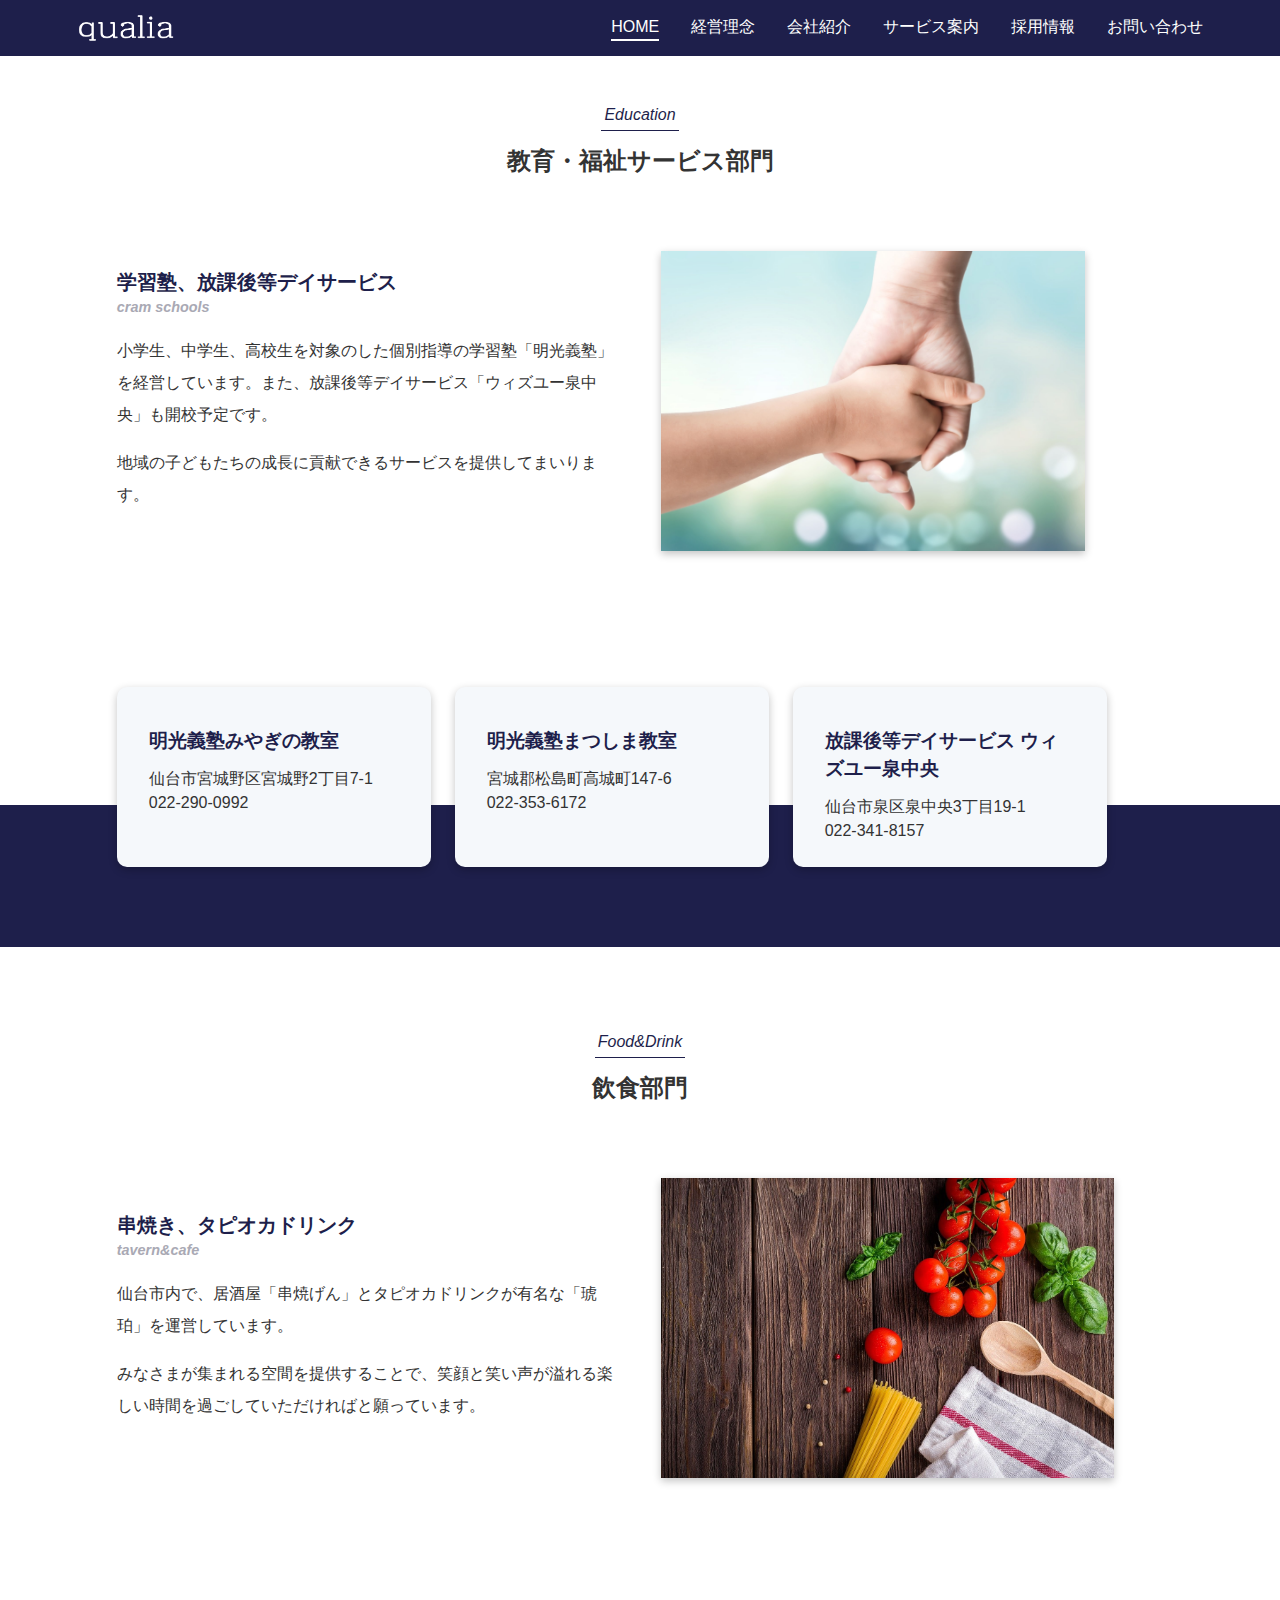
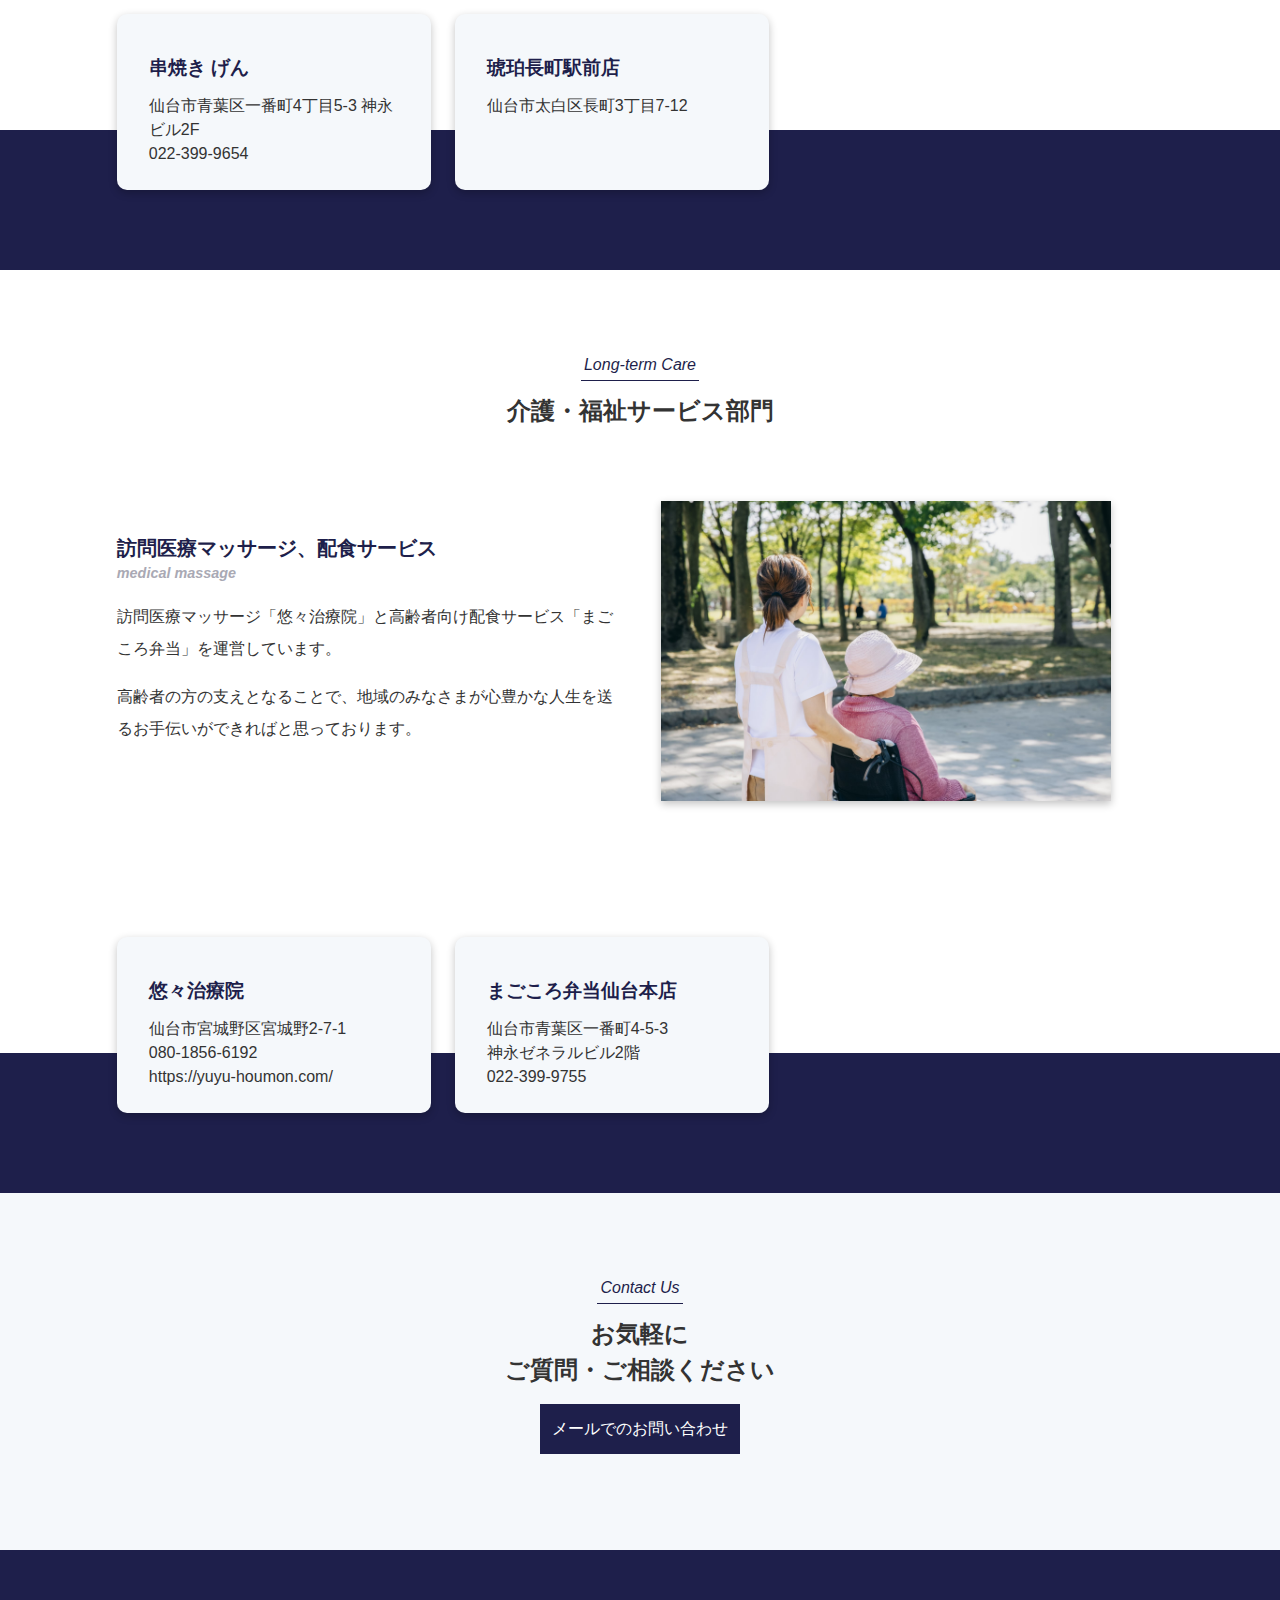
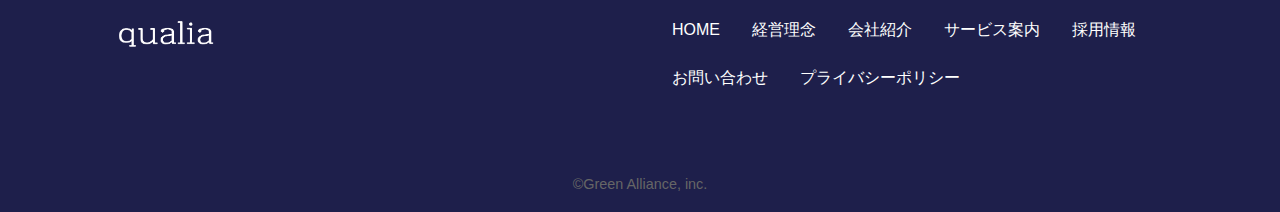
<file: service.html>
<!DOCTYPE html>
<html lang="ja">
<head>
  <meta charset="UTF-8">
  <meta name="viewport" content="width=device-width, initial-scale=1.0">
  <meta http-equiv="X-UA-Compatible" content="ie=edge">

  <link rel="stylesheet" href="css/style.css">
</head>
<body>
  <header class="header">
    <div class="header-inner">
      <h1 class="header-logo"><a href="index.html"><img src="images/logo.png" alt=""></a></h1><!-- /.header-logo -->

      <nav class="pc-nav">
        <ul>
          <li class="current-menu-item"><a href="index.html">HOME</a></li>
          <li><a href="mission.html">経営理念</a></li>
          <li><a href="company.html">会社紹介</a></li>
          <li><a href="service.html">サービス案内</a></li>
          <li><a href="recruit.html">採用情報</a></li>
          <li><a href="contact.html">お問い合わせ</a></li>
        </ul>
      </nav><!-- /.pc-nav -->

      <div class="header-right">
        <div class="openbtn1"><span></span><span></span><span></span></div>

      </div><!-- /.header-right -->
    </div><!-- /.header-inner -->
    <nav class="gnav">
      <div class="gnav__wrap">
        <ul class="gnav__menu">
          <li class="gnav__menu__item"><a href="index.html">HOME</a></li>
          <li class="gnav__menu__item"><a href="mission.html">経営理念</a></li>
          <li class="gnav__menu__item"><a href="company.html">会社紹介</a></li>
          <li class="gnav__menu__item"><a href="service.html">サービス案内</a></li>
          <li class="gnav__menu__item"><a href="recruit.html">採用情報</a></li>
          <li class="gnav__menu__item"><a href="contact.html">お問い合わせ</a></li>
        </ul>
      </div><!--gnav-wrap-->
    </nav>
  </header><!-- /.header -->

  <main>
    <div class="page-header"></div><!-- /.page-header -->
    
    <section class="section pb0">
      <div class="inner">
        <div class="section-ttls center">
          <span>Education</span>
          <h2 class="section-ttl">教育・福祉サービス部門</h2><!-- /.section-ttl -->
        </div><!-- /.section-ttls -->

        <div class="flex-items">
          <div class="flex-item">
            <div class="flex-txtArea">
              <h3 class="flex-ttl">学習塾、放課後等デイサービス<span>cram schools</span></h3><!-- /.flex-ttl -->

              <div class="flex-txts">
                <p class="flex-txt">小学生、中学生、高校生を対象のした個別指導の学習塾「明光義塾」を経営しています。また、放課後等デイサービス「ウィズユー泉中央」も開校予定です。</p><!-- /.flex-txt -->
                <p class="flex-txt">地域の子どもたちの成長に貢献できるサービスを提供してまいります。</p><!-- /.flex-txt -->
              </div><!-- /.flex-txts -->

            </div><!-- /.flex-txtArea -->

            <div class="flex-imgArea">
              <img src="images/service1.jpg" alt="">
            </div><!-- /.flex-imgArea -->
            
          </div><!-- /.flex-item -->

        </div><!-- /.flex-items -->
        
      </div><!-- /.inner -->
    </section><!-- /.section -->

    <section class="section box-section pt0">
      <div class="inner">
       
        <div class="box-items__s">
          <div class="box-item__s">
            <h3 class="box-ttl__s">明光義塾みやぎの教室</h3><!-- /.box-ttl -->

            <div class="box-txts__s">
              <ol>
                <li>仙台市宮城野区宮城野2丁目7-1</li>
                <li>022-290-0992</li>
              </ol>
            </div><!-- /.box-txts -->
          </div><!-- /.box-item -->
          
          <div class="box-item__s">
            <h3 class="box-ttl__s">明光義塾まつしま教室</h3><!-- /.box-ttl -->

            <div class="box-txts__s">
              <ol>
                <li>宮城郡松島町高城町147-6</li>
                <li>022-353-6172</li>
              </ol>
            </div><!-- /.box-txts -->
          </div><!-- /.box-item -->

          <div class="box-item__s">
            <h3 class="box-ttl__s">放課後等デイサービス ウィズユー泉中央</h3><!-- /.box-ttl -->

            <div class="box-txts__s">
              <ol>
                <li>仙台市泉区泉中央3丁目19-1</li>
                <li>022-341-8157</li>
              </ol>
            </div><!-- /.box-txts -->
          </div><!-- /.box-item -->

        </div><!-- /.bix-items -->
      </div><!-- /.inner -->
    </section><!-- /.section -->

    <section class="section pb0">
      <div class="inner">
        <div class="section-ttls center">
          <span>Food&Drink</span>
          <h2 class="section-ttl">飲食部門</h2><!-- /.section-ttl -->
        </div><!-- /.section-ttls -->

        <div class="flex-items">
          <div class="flex-item">
            <div class="flex-txtArea">
              <h3 class="flex-ttl">串焼き、タピオカドリンク<span>tavern&cafe</span></h3><!-- /.flex-ttl -->

              <div class="flex-txts">
                <p class="flex-txt">仙台市内で、居酒屋「串焼げん」とタピオカドリンクが有名な「琥珀」を運営しています。</p><!-- /.flex-txt -->
                <p class="flex-txt">みなさまが集まれる空間を提供することで、笑顔と笑い声が溢れる楽しい時間を過ごしていただければと願っています。</p><!-- /.flex-txt -->
              </div><!-- /.flex-txts -->

            </div><!-- /.flex-txtArea -->

            <div class="flex-imgArea">
              <img src="images/service2.jpg" alt="">
            </div><!-- /.flex-imgArea -->
            
          </div><!-- /.flex-item -->

        </div><!-- /.flex-items -->
        
      </div><!-- /.inner -->
    </section><!-- /.section -->

    <section class="section box-section pt0">
      <div class="inner">
       
        <div class="box-items__s">
          <div class="box-item__s">
            <h3 class="box-ttl__s">串焼き げん</h3><!-- /.box-ttl -->

            <div class="box-txts__s">
              <ol>
                <li>仙台市青葉区一番町4丁目5-3 神永ビル2F</li>
                <li>022-399-9654</li>
              </ol>
            </div><!-- /.box-txts -->
          </div><!-- /.box-item -->

          <div class="box-item__s">
            <h3 class="box-ttl__s">琥珀長町駅前店</h3><!-- /.box-ttl -->

            <div class="box-txts__s">
              <ol>
                <li>仙台市太白区長町3丁目7-12</li>
              </ol>
            </div><!-- /.box-txts -->
          </div><!-- /.box-item -->
        </div><!-- /.bix-items -->
      </div><!-- /.inner -->
    </section><!-- /.section -->

    <section class="section pb0">
      <div class="inner">
        <div class="section-ttls center">
          <span>Long-term Care</span>
          <h2 class="section-ttl">介護・福祉サービス部門</h2><!-- /.section-ttl -->
        </div><!-- /.section-ttls -->

        <div class="flex-items">
          <div class="flex-item">
            <div class="flex-txtArea">
              <h3 class="flex-ttl">訪問医療マッサージ、配食サービス<span>medical massage</span></h3><!-- /.flex-ttl -->

              <div class="flex-txts">
                <p class="flex-txt">訪問医療マッサージ「悠々治療院」と高齢者向け配食サービス「まごころ弁当」を運営しています。</p><!-- /.flex-txt -->
                <p class="flex-txt">高齢者の方の支えとなることで、地域のみなさまが心豊かな人生を送るお手伝いができればと思っております。</p><!-- /.flex-txt -->
              </div><!-- /.flex-txts -->

            </div><!-- /.flex-txtArea -->

            <div class="flex-imgArea">
              <img src="images/service3.jpg" alt="">
            </div><!-- /.flex-imgArea -->
            
          </div><!-- /.flex-item -->

        </div><!-- /.flex-items -->
        
      </div><!-- /.inner -->
    </section><!-- /.section -->

    <section class="section box-section pt0">
      <div class="inner">
       
        <div class="box-items__s">
          <div class="box-item__s">
            <h3 class="box-ttl__s">悠々治療院</h3><!-- /.box-ttl -->

            <div class="box-txts__s">
              <ol>
                <li>仙台市宮城野区宮城野2-7-1</li>
                <li>080-1856-6192</li>
                <li><a href="https://yuyu-houmon.com/">https://yuyu-houmon.com/</a></li>
              </ol>
            </div><!-- /.box-txts -->
          </div><!-- /.box-item -->

          <div class="box-item__s">
            <h3 class="box-ttl__s">まごころ弁当仙台本店</h3><!-- /.box-ttl -->

            <div class="box-txts__s">
              <ol>
                <li>仙台市青葉区一番町4-5-3<br>神永ゼネラルビル2階</li>
                <li>022-399-9755</li>
              </ol>
            </div><!-- /.box-txts -->
          </div><!-- /.box-item -->
        </div><!-- /.bix-items -->
      </div><!-- /.inner -->
    </section><!-- /.section -->

    <section class="section bg">
      <div class="inner">
         <div class="section-ttls center">
          <span>Contact Us</span>
          <h2 class="section-ttl">お気軽に<br>ご質問・ご相談ください</h2><!-- /.section-ttl -->
          <a href="mission.html" class="btn btn-center">メールでのお問い合わせ</a><!-- /.btn -->
        </div><!-- /.section-ttls -->
      </div><!-- /.inner -->
    </section><!-- /.section -->
  </main>

  <footer class="footer">
    <div class="inner">
      <div class="footer-items">
        <h1 class="footer-logo"><a href="index.html"><img src="images/logo.png" alt=""></a></h1><!-- /.header-logo -->

        <nav class="footer-nav">
          <ul>
            <li class="current-menu-item"><a href="index.html">HOME</a></li>
            <li><a href="mission.html">経営理念</a></li>
            <li><a href="company.html">会社紹介</a></li>
            <li><a href="service.html">サービス案内</a></li>
            <li><a href="recruit.html">採用情報</a></li>
            <li><a href="contact.html">お問い合わせ</a></li>
            <li><a href="policy.html">プライバシーポリシー</a></li>
          </ul>
        </nav><!-- /.footer-nav -->

      </div><!-- /.footer-items -->

      <p class="copy">&copy;Green Alliance, inc.</p><!-- /.copy -->
    </div><!-- /.inner -->
  </footer><!-- /.footer -->
  
<script src="https://code.jquery.com/jquery-3.4.1.min.js" integrity="sha256-CSXorXvZcTkaix6Yvo6HppcZGetbYMGWSFlBw8HfCJo="  crossorigin="anonymous"></script>
<script src="js/main.js"></script> 
</body>
</html>
</file>
<file: css/style.css>
@charset "UTF-8";
/* A Modern CSS Reset */
*, *::before, *::after {
  -webkit-box-sizing: border-box;
          box-sizing: border-box;
}

body, h1, h2, h3, h4, p, figure, blockquote, dl, dd {
  margin: 0;
}

ul[role="list"], ol[role="list"] {
  list-style: none;
}

html:focus-within {
  scroll-behavior: smooth;
}

body {
  min-height: 100vh;
  text-rendering: optimizeSpeed;
  line-height: 1.5;
}

a:not([class]) {
  text-decoration-skip-ink: auto;
}

img, picture {
  max-width: 100%;
  display: block;
}

input, button, textarea, select {
  font: inherit;
}

@media (prefers-reduced-motion: reduce) {
  html:focus-within {
    scroll-behavior: auto;
  }
  *, *::before, *::after {
    -webkit-animation-duration: .01ms !important;
            animation-duration: .01ms !important;
    -webkit-animation-iteration-count: 1 !important;
            animation-iteration-count: 1 !important;
    -webkit-transition-duration: .01ms !important;
            transition-duration: .01ms !important;
    scroll-behavior: auto !important;
  }
}

ul, ol, dd {
  margin: 0;
  padding: 0;
  list-style: none;
}

input,
button,
select,
textarea {
  -webkit-appearance: none;
  -moz-appearance: none;
  appearance: none;
  background: transparent;
  border: none;
  border-radius: 0;
  font: inherit;
  outline: none;
}

textarea {
  resize: vertical;
}

input[type='checkbox'],
input[type='radio'] {
  display: none;
}

input[type='submit'],
input[type='button'],
label,
button,
select {
  cursor: pointer;
}

select::-ms-expand {
  display: none;
}

/*---------------------------------

  全体共通

---------------------------------*/
body {
  font-family: 'Yu Mincho Light','YuMincho','Yu Mincho','游明朝体',YuGothic,'Yu Gothic',sans-serif;
  color: #333;
}

.inner {
  max-width: 1200px;
  padding-right: 6%;
  padding-left: 6%;
  margin: 0 auto;
}

a {
  text-decoration: none;
  color: inherit;
}

li {
  list-style: none;
}

/*---------------------------------

  余白

---------------------------------*/
.section {
  padding: 64px 0;
}

.pt0 {
  padding-top: 0 !important;
}

.pb0 {
  padding-bottom: 0;
}

.page-header {
  padding-top: 20px;
}

@media screen and (min-width: 1024px) {
  .section {
    padding: 80px 0;
  }
}

/*---------------------------------

  見出し

---------------------------------*/
.section-ttls span {
  font-family: "Helvetica", "Arial", "Hiragino Kaku Gothic ProN", "ヒラギノ角ゴ ProN W3", "メイリオ", Meiryo, "ＭＳ Ｐゴシック", "MS PGothic" sans-serif;
  font-style: italic;
  color: #1E1F4B;
  display: inline-block;
  border-bottom: 1px solid #1E1F4B;
  padding: 3px;
}

.section-ttl {
  padding-top: 12px;
}

.section-txt {
  padding-top: 8px;
  line-height: 2;
}

/*---------------------------------

  txt

---------------------------------*/
.txts {
  padding-top: 24px;
  line-height: 2;
}

.img {
  padding-top: 24px;
}

.img img {
  -webkit-box-shadow: rgba(0, 0, 0, 0.24) 0px 3px 8px;
          box-shadow: rgba(0, 0, 0, 0.24) 0px 3px 8px;
}

.center {
  text-align: center;
}

/*---------------------------------

  btn

---------------------------------*/
.btn {
  display: block;
  width: 200px;
  border: 1px solid #1E1F4B;
  background: #1E1F4B;
  text-align: center;
  padding: 12px 0;
  margin-top: 16px;
  color: #fff;
}

.btn-center {
  margin: 16px auto;
}

/*---------------------------------

  bg

---------------------------------*/
.bg {
  background: #F5F8FB;
}

/*---------------------------------

  header

---------------------------------*/
.header-inner {
  display: -webkit-box;
  display: -ms-flexbox;
  display: flex;
  -webkit-box-pack: justify;
      -ms-flex-pack: justify;
          justify-content: space-between;
  position: fixed;
  z-index: 100;
  width: 100%;
  padding: 8px 16px;
  -webkit-box-align: center;
      -ms-flex-align: center;
          align-items: center;
  background: #1E1F4B;
}

.header-logo {
  width: 100px;
}

.pc-nav {
  display: none;
}

@media screen and (min-width: 1024px) {
  .header-right {
    display: none;
  }
  .header-inner {
    padding-right: 6%;
    padding-left: 6%;
    margin: 0 auto;
  }
  .pc-nav {
    display: block;
  }
  .pc-nav ul {
    display: -webkit-box;
    display: -ms-flexbox;
    display: flex;
  }
  .pc-nav li {
    color: #fff;
    margin-left: 32px;
  }
  .pc-nav li:hover {
    opacity: 0.8;
  }
  .current-menu-item {
    border-bottom: 2px solid #fff;
  }
}

/*---------------------------------

  ハンバーガーメニュー

---------------------------------*/
.openbtn1 {
  position: relative;
  /*ボタン内側の基点となるためrelativeを指定*/
  cursor: pointer;
  width: 50px;
  height: 50px;
  border-radius: 5px;
}

/*ボタン内側*/
.openbtn1 span {
  display: inline-block;
  -webkit-transition: all .4s;
  transition: all .4s;
  /*アニメーションの設定*/
  position: absolute;
  left: 14px;
  height: 3px;
  border-radius: 2px;
  background: #fff;
  width: 45%;
}

.openbtn1 span:nth-of-type(1) {
  top: 15px;
}

.openbtn1 span:nth-of-type(2) {
  top: 23px;
}

.openbtn1 span:nth-of-type(3) {
  top: 31px;
}

/*activeクラスが付与されると線が回転して×に*/
.openbtn1.active span:nth-of-type(1) {
  top: 18px;
  left: 18px;
  -webkit-transform: translateY(6px) rotate(-45deg);
          transform: translateY(6px) rotate(-45deg);
  width: 30%;
}

.openbtn1.active span:nth-of-type(2) {
  opacity: 0;
  /*真ん中の線は透過*/
}

.openbtn1.active span:nth-of-type(3) {
  top: 30px;
  left: 18px;
  -webkit-transform: translateY(-6px) rotate(45deg);
          transform: translateY(-6px) rotate(45deg);
  width: 30%;
}

/*---------------------------------

  global-navigation

---------------------------------*/
.gnav {
  background: rgba(0, 0, 0, 0.8);
  display: none;
  height: 100%;
  position: fixed;
  width: 100%;
  z-index: 98;
}

.gnav__wrap {
  -webkit-box-align: center;
      -ms-flex-align: center;
          align-items: center;
  display: -webkit-box;
  display: -ms-flexbox;
  display: flex;
  height: 100%;
  -webkit-box-pack: center;
      -ms-flex-pack: center;
          justify-content: center;
  position: absolute;
  width: 100%;
}

.gnav__menu__item {
  margin: 32px 0;
}

.gnav__menu__item a {
  color: #fff;
  font-size: 2em;
  font-weight: bold;
  padding: 24px;
  text-decoration: none;
  -webkit-transition: .5s;
  transition: .5s;
}

.gnav__menu__item a:hover {
  color: #666;
}

.flex-items {
  padding-top: 24px;
}

.flex-item {
  padding: 24px 0 32px;
}

.flex-ttl {
  color: #1E1F4B;
  font-size: 20px;
}

.flex-ttl span {
  display: block;
  font-size: 0.9rem;
  font-family: "Helvetica", "Arial", "Hiragino Kaku Gothic ProN", "ヒラギノ角ゴ ProN W3", "メイリオ", Meiryo, "ＭＳ Ｐゴシック", "MS PGothic" sans-serif;
  font-style: italic;
  color: #A9A9B4;
}

.flex-txt {
  line-height: 2;
  padding-top: 16px;
}

.flex-imgArea {
  padding-top: 24px;
}

.flex-imgArea img {
  -webkit-box-shadow: rgba(0, 0, 0, 0.24) 0px 3px 8px;
          box-shadow: rgba(0, 0, 0, 0.24) 0px 3px 8px;
}

@media screen and (min-width: 481px) {
  .flex-item {
    display: -webkit-box;
    display: -ms-flexbox;
    display: flex;
    -webkit-box-pack: justify;
        -ms-flex-pack: justify;
            justify-content: space-between;
    -webkit-box-align: center;
        -ms-flex-align: center;
            align-items: center;
  }
  .flex-item:nth-child(even) {
    -webkit-box-orient: horizontal;
    -webkit-box-direction: reverse;
        -ms-flex-direction: row-reverse;
            flex-direction: row-reverse;
  }
  .flex-txtArea {
    width: 48%;
  }
  .flex-imgArea {
    width: 48%;
  }
  .flex-imgArea img {
    height: 300px;
    -o-object-fit: cover;
       object-fit: cover;
  }
}

@media screen and (min-width: 481px) {
  .f-std {
    display: -webkit-box;
    display: -ms-flexbox;
    display: flex;
    -webkit-box-pack: justify;
        -ms-flex-pack: justify;
            justify-content: space-between;
    -webkit-box-align: center;
        -ms-flex-align: center;
            align-items: center;
  }
  .f-std__left {
    width: 48%;
  }
  .f-std__right {
    width: 48%;
  }
  .f-std__right img {
    height: 300px;
    -o-object-fit: cover;
       object-fit: cover;
  }
}

@media screen and (min-width: 1024px) {
  .f-std__right img {
    height: 400px;
  }
}

.box-section {
  background: -webkit-gradient(linear, left top, left bottom, from(#fff), color-stop(50%, #fff), color-stop(50%, #1E1F4B), to(#1E1F4B));
  background: linear-gradient(180deg, #fff 0%, #fff 50%, #1E1F4B 50%, #1E1F4B 100%);
}

.box-item {
  background: #F5F8FB;
  padding: 24px 16px;
  border-radius: 10px;
  -webkit-box-shadow: rgba(0, 0, 0, 0.24) 0px 3px 8px;
          box-shadow: rgba(0, 0, 0, 0.24) 0px 3px 8px;
  margin-top: 24px;
}

.box-img {
  display: block;
  height: 150px;
  width: 150px;
  -o-object-fit: cover;
     object-fit: cover;
  margin: 0 auto;
}

.box-ttl {
  color: #1E1F4B;
  text-align: center;
  padding-top: 16px;
}

.box-ttl span {
  display: block;
  font-size: 0.9rem;
  font-family: "Helvetica", "Arial", "Hiragino Kaku Gothic ProN", "ヒラギノ角ゴ ProN W3", "メイリオ", Meiryo, "ＭＳ Ｐゴシック", "MS PGothic" sans-serif;
  font-style: italic;
  color: #A9A9B4;
}

.box-txts ol {
  padding-top: 16px;
}

.box-txts li {
  line-height: 2;
  text-align: center;
}

.box-txts a {
  text-decoration: underline;
}

.box-txt {
  line-height: 2;
  padding-top: 16px;
}

@media screen and (min-width: 481px) {
  .box-item {
    display: -webkit-box;
    display: -ms-flexbox;
    display: flex;
    -webkit-box-align: center;
        -ms-flex-align: center;
            align-items: center;
  }
  .box-left {
    width: 100%;
  }
  .box-ttl {
    text-align: left;
  }
}

@media screen and (min-width: 1024px) {
  .box-items {
    display: -webkit-box;
    display: -ms-flexbox;
    display: flex;
    -webkit-box-pack: justify;
        -ms-flex-pack: justify;
            justify-content: space-between;
  }
  .box-item {
    display: block;
    width: 32%;
  }
  .box-ttl {
    text-align: center;
  }
}

/*---------------------------------

  box__s

---------------------------------*/
.box-item__s {
  background: #F5F8FB;
  padding: 24px 16px;
  border-radius: 10px;
  -webkit-box-shadow: rgba(0, 0, 0, 0.24) 0px 3px 8px;
          box-shadow: rgba(0, 0, 0, 0.24) 0px 3px 8px;
  margin-top: 24px;
  margin-right: 4px;
}

.box-ttl__s {
  color: #1E1F4B;
  padding-top: 16px;
}

.box-txts__s {
  padding-top: 12px;
}

@media screen and (min-width: 481px) {
  .box-items__s {
    display: -webkit-box;
    display: -ms-flexbox;
    display: flex;
    -ms-flex-wrap: nowrap;
        flex-wrap: nowrap;
  }
  .box-item__s {
    width: 33%;
  }
}

@media screen and (min-width: 481px) {
  .box-item__s {
    width: 30%;
    padding: 24px 32px;
    margin-right: 24px;
  }
}

.footer {
  background: #1E1F4B;
}

.footer-items {
  padding: 64px 0 40px;
}

.footer-logo {
  width: 100px;
  margin: 0 auto;
}

.footer-nav {
  color: #fff;
  padding-top: 40px;
}

.footer-nav li {
  line-height: 2;
  padding-bottom: 16px;
  text-align: center;
}

.copy {
  color: #666;
  text-align: center;
  font-size: 0.9rem;
  padding-bottom: 16px;
}

@media screen and (min-width: 1024px) {
  .footer-items {
    display: -webkit-box;
    display: -ms-flexbox;
    display: flex;
    -webkit-box-pack: justify;
        -ms-flex-pack: justify;
            justify-content: space-between;
    padding: 64px 0;
  }
  .footer-logo {
    width: 100px;
    margin: 0;
  }
  .footer-nav {
    width: 50%;
    padding-top: 0;
  }
  .footer-nav ul {
    display: -webkit-box;
    display: -ms-flexbox;
    display: flex;
    -ms-flex-wrap: wrap;
        flex-wrap: wrap;
  }
  .footer-nav li {
    margin-left: 32px;
    text-align: left;
  }
  .footer-nav li:hover {
    opacity: 0.8;
  }
  .footer-nav .current-menu-item {
    border-bottom: none;
  }
}

/*---------------------------------

  mv

---------------------------------*/
.mv {
  background: url(../images/mv1.jpg) no-repeat center center/cover;
  height: 80vh;
  position: relative;
}

.mv-txts {
  color: #fff;
  padding-top: 100%;
  text-shadow: 2px  2px 5px #1E1F4B, -2px  2px 5px #1E1F4B, 2px -2px 5px #1E1F4B, -2px -2px 5px #1E1F4B;
}

.mv-txt {
  padding-top: 16px;
}

@media screen and (min-width: 481px) {
  .mv {
    height: 60vh;
  }
  .mv-txts {
    padding-top: 50%;
  }
}

@media screen and (min-width: 1024px) {
  .mv {
    height: 90vh;
  }
  .mv-txts {
    padding-top: 25%;
    text-align: center;
  }
  .mv-ttl {
    font-size: 40px;
  }
  .mv-txt {
    line-height: 2;
  }
}

/*---------------------------------

  service-section

---------------------------------*/
.service-section {
  background: -webkit-gradient(linear, left top, left bottom, from(#fff), color-stop(5%, #fff), color-stop(5%, #F5F8FB), to(#F5F8FB));
  background: linear-gradient(180deg, #fff 0%, #fff 5%, #F5F8FB 5%, #F5F8FB 100%);
}

@media screen and (min-width: 1024px) {
  .service-section {
    background: -webkit-gradient(linear, left top, left bottom, from(#fff), color-stop(10%, #fff), color-stop(10%, #F5F8FB), to(#F5F8FB));
    background: linear-gradient(180deg, #fff 0%, #fff 10%, #F5F8FB 10%, #F5F8FB 100%);
  }
}

/*---------------------------------

  cta

---------------------------------*/
@media screen and (min-width: 1024px) {
  .cta br {
    display: none;
  }
}

.article-ttl {
  font-size: 20px;
}

.article-date {
  font-size: 0.9rem;
  color: #bbb;
}

.thumbnail-area {
  padding: 8px 0;
}

.article-body {
  margin: 16px 0;
}

.article-body h2 {
  font-size: 18px;
  margin-top: 20px;
}

.article-body p {
  line-height: 2;
  margin-top: 16px;
}

.article-body li {
  list-style: inside;
  margin-left: 1.4em;
  text-indent: -1.4em;
  margin-top: 8px;
}

.article-body img {
  display: block;
  margin-top: 16px;
  max-height: 400px;
  width: 100%;
  -o-object-fit: cover;
     object-fit: cover;
}

.privacy {
  margin: 24px 0;
  text-align: justify;
  -webkit-font-feature-settings: "palt";
          font-feature-settings: "palt";
}

.privacy-ttl {
  font-size: 20px;
}

.privacy-ttl:not(:first-child) {
  margin-top: 24px;
}

@media screen and (min-width: 481px) {
  .article-body {
    max-width: 600px;
    margin: 0 auto;
  }
  .privacy-ttl {
    max-width: 600px;
    margin: 0 auto;
  }
}

@media screen and (min-width: 1024px) {
  .post-contents {
    margin: 48px 0;
    max-width: 600px;
    margin: 0 auto;
  }
}

/*---------------------------------

  pagenation

---------------------------------*/
.about-inner {
  padding-top: 40px;
}

.about-table {
  border-collapse: collapse;
}

.about-table tr {
  border-top: 1px solid #ccc;
}

.about-table tr:last-child {
  border-bottom: 1px solid #ccc;
}

.about-table th {
  width: 200px;
  padding: 16px 24px;
  font-weight: bold;
  background: #F5F8FB;
  text-align: left;
  color: #1E1F4B;
}

.about-table td {
  padding: 16px 24px;
}

.about-table ol {
  list-style: decimal;
  padding-bottom: 16px;
}

.about-table ol a {
  text-decoration: underline;
}

@media screen and (max-width: 480px) {
  .about-table th {
    display: block;
    text-align-last: left;
    padding-top: 16px;
    background: #fff;
  }
  .about-table td {
    display: block;
    padding-top: 4px;
    padding-bottom: 16px;
  }
}

@media screen and (min-width: 481px) {
  .about-table th {
    vertical-align: top;
  }
}

@media screen and (min-width: 1024px) {
  .about-inner {
    max-width: 800px;
    margin: 0 auto;
  }
}

.section-txt a {
  text-decoration: underline;
}

.alert {
  padding-top: 16px;
  font-size: 0.9rem;
}

/*---------------------------------

  contact-form

---------------------------------*/
.contact-form table {
  margin: 16px 0;
  width: 100%;
}

.contact-form th {
  display: block;
  width: 100%;
  text-align: left;
  font-weight: normal;
  margin-bottom: 4px;
}

.contact-form td {
  display: block;
  width: 100%;
  text-align: left;
  background: #f7f7f7;
  border: 1px solid #dadada;
  padding: 4px 8px;
  margin-bottom: 16px;
}

.submit-btn {
  display: block;
  width: 60%;
  margin: 0 auto;
  padding: 16px 8px;
  background: #1E1F4B;
  border-radius: 5px;
  color: #fff;
  text-align: center;
}

@media screen and (min-width: 481px) {
  .submit-btn {
    width: 40%;
  }
}

@media screen and (min-width: 1024px) {
  .contact-tel {
    margin: 48px 0;
  }
  .contact-form {
    padding: 48px 5%;
    max-width: 800px;
  }
}

@media screen and (min-width: 481px) {
  .contact {
    max-width: 800px;
    margin: 0 auto;
  }
}
/*# sourceMappingURL=style.css.map */
</file>
